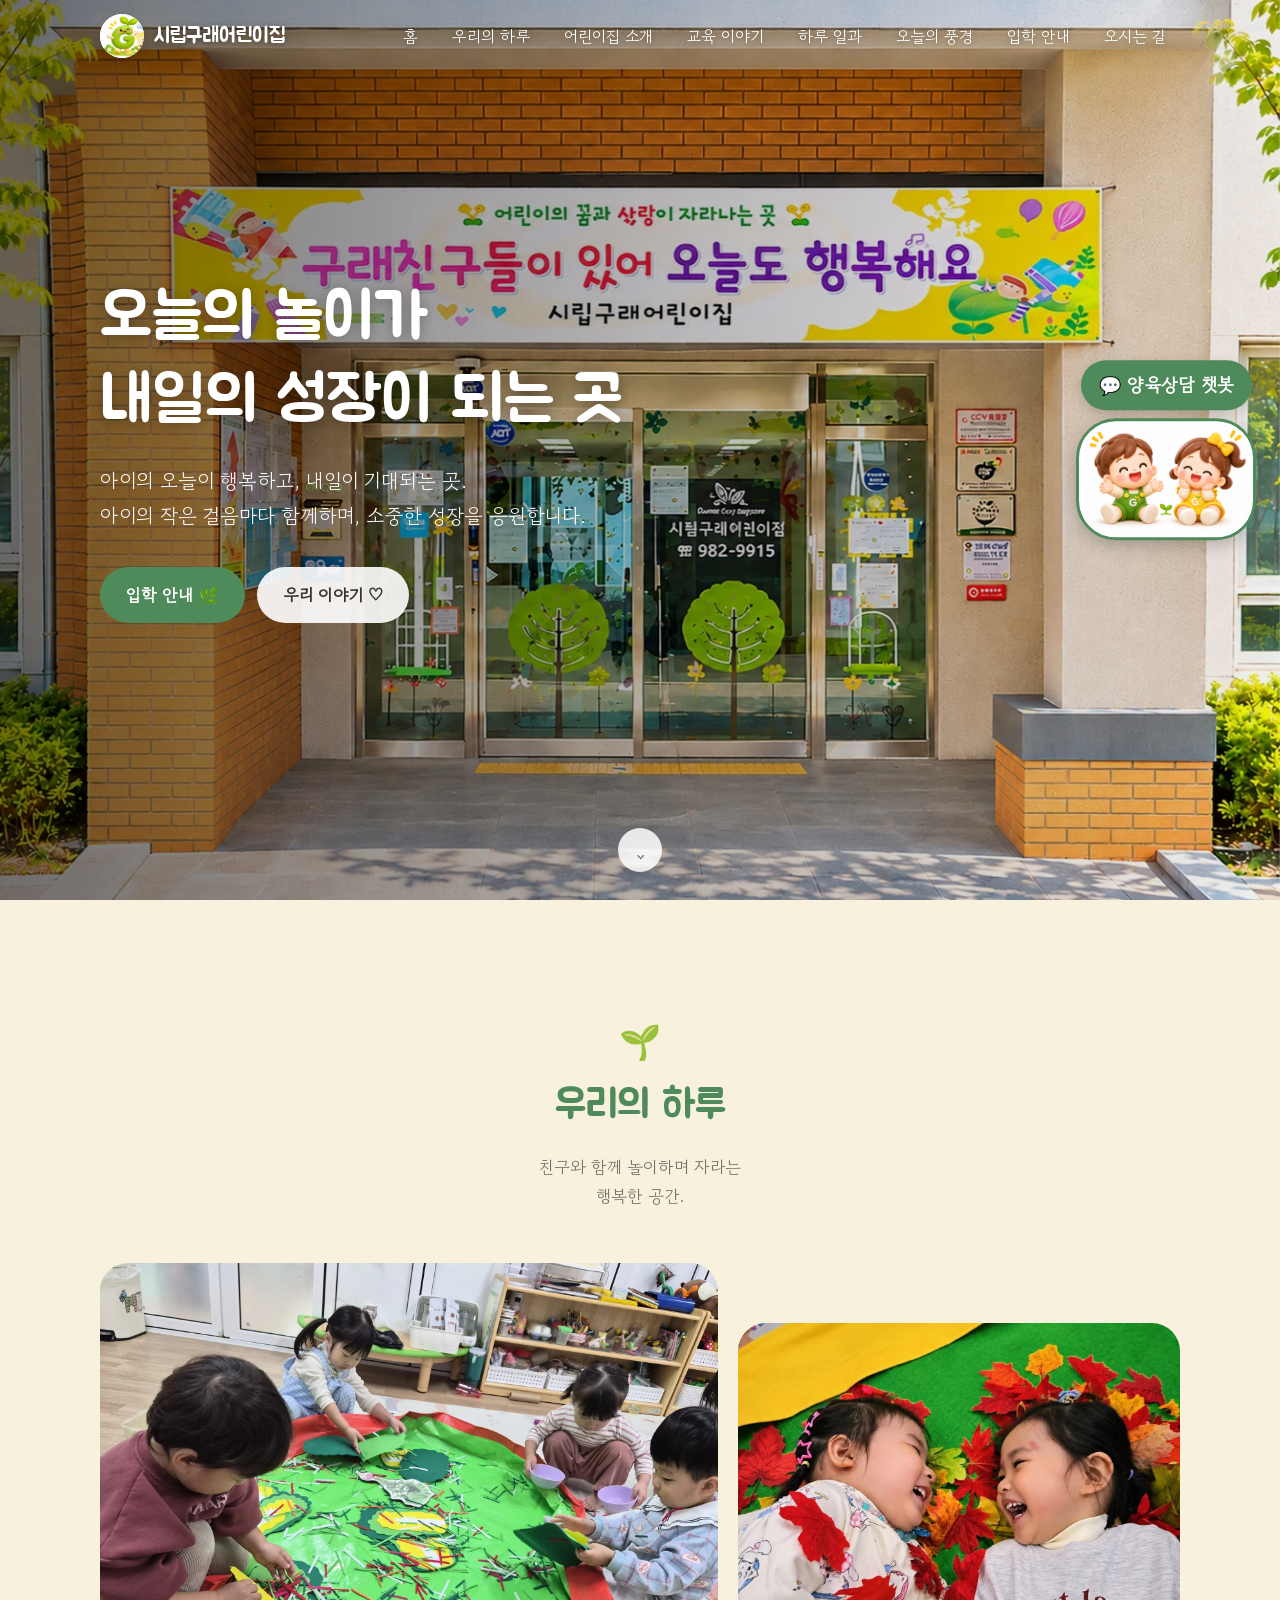
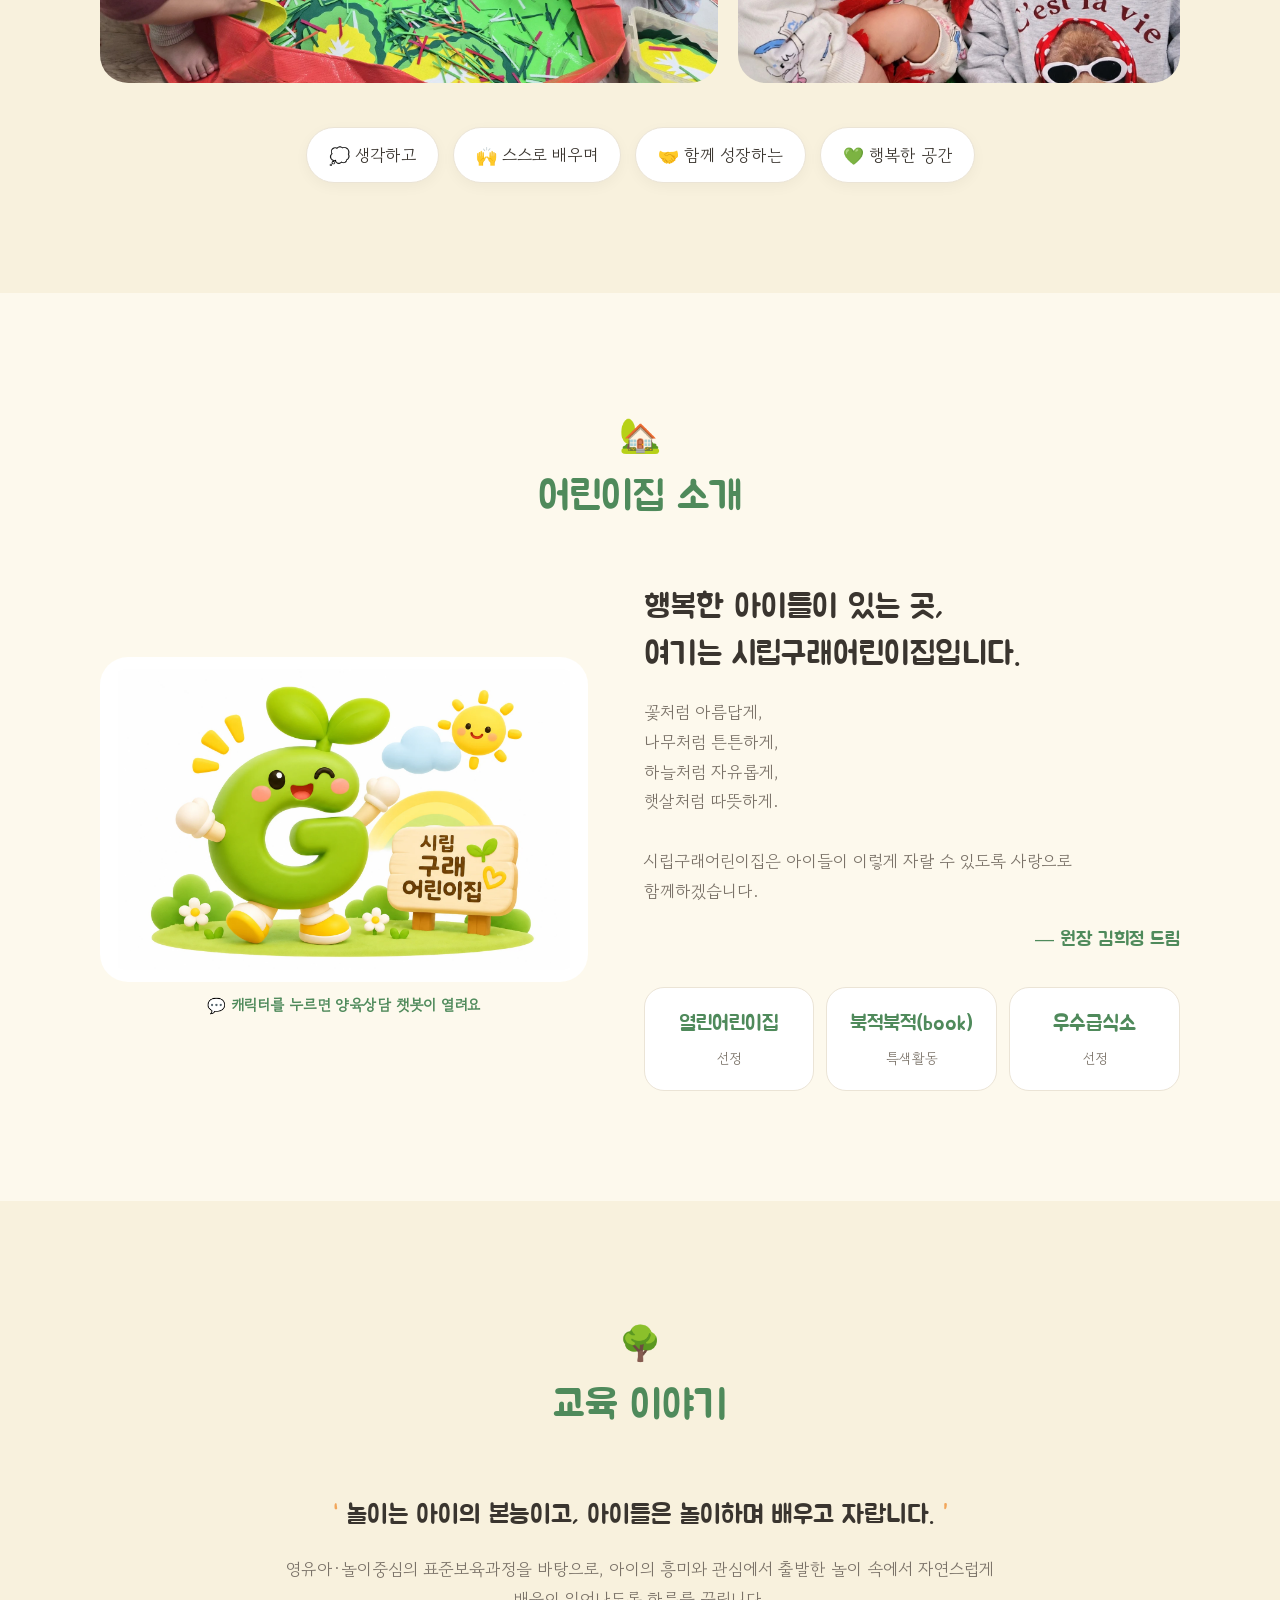
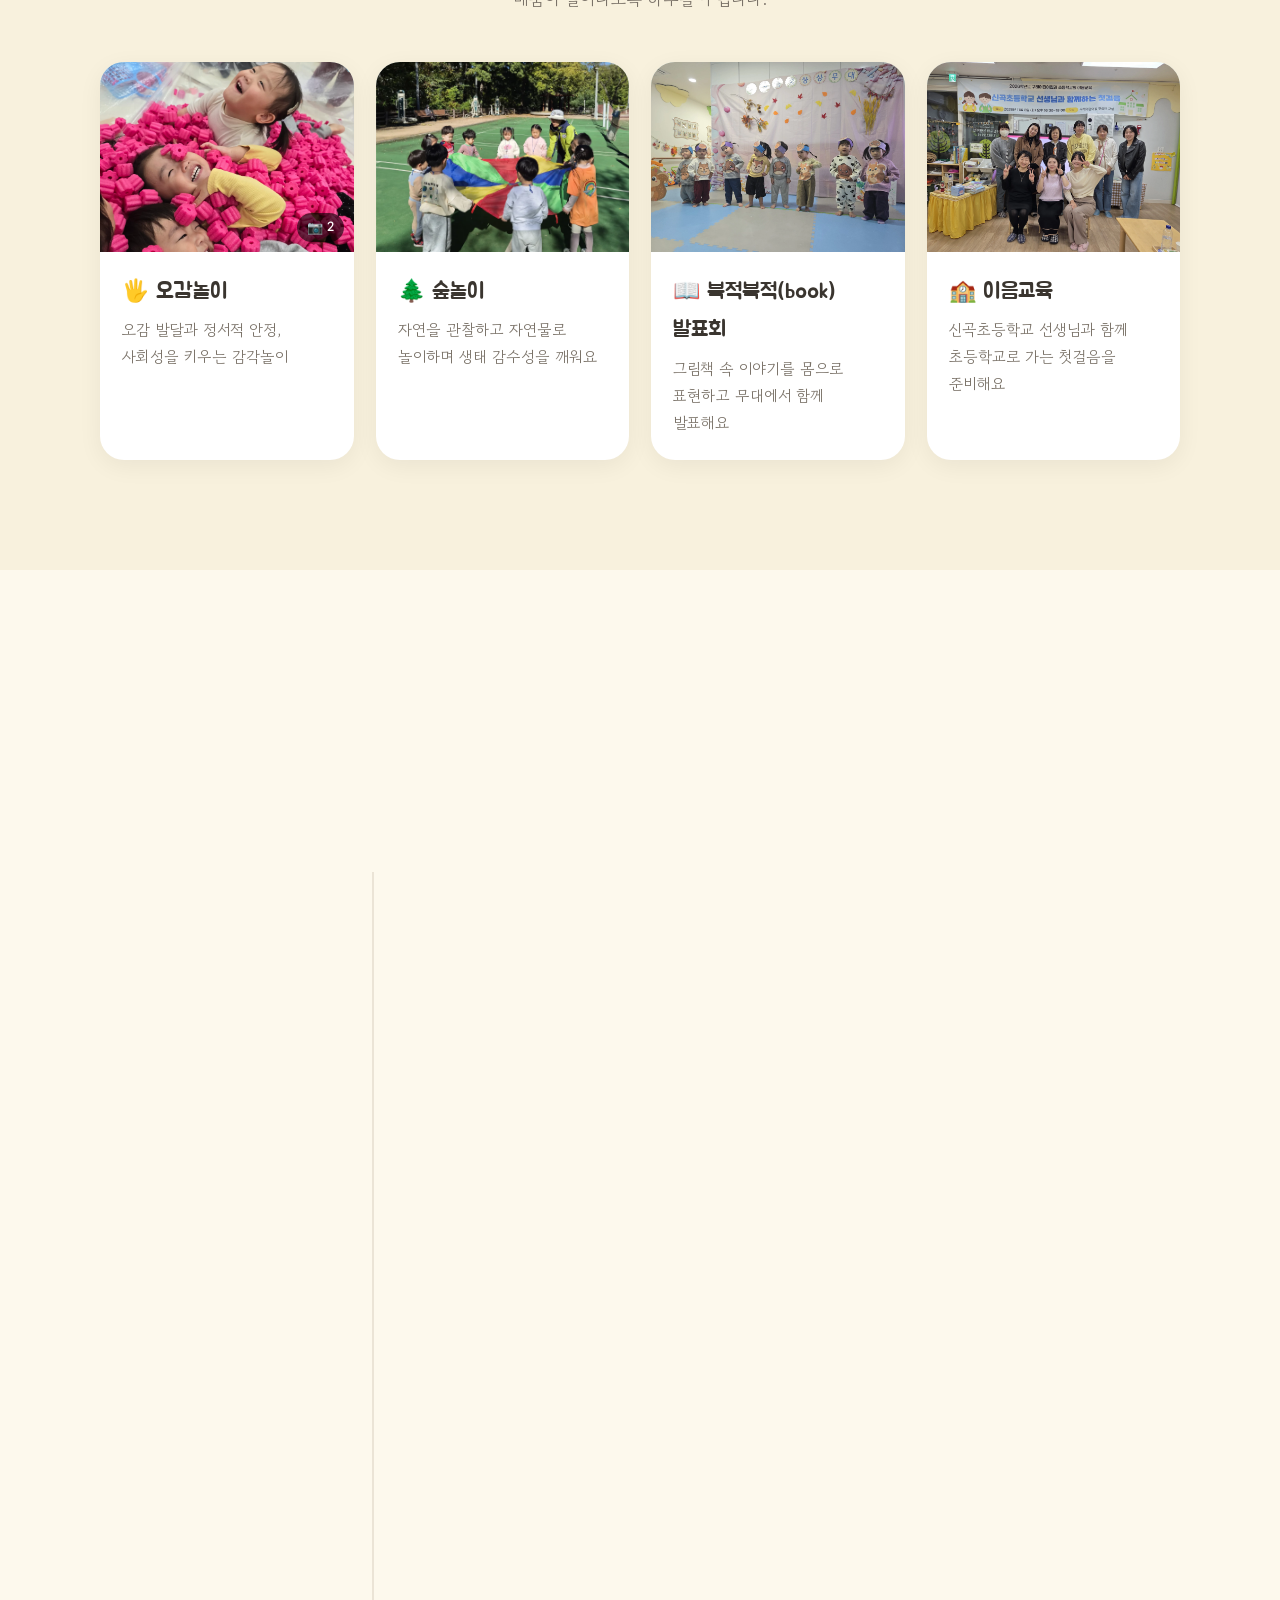
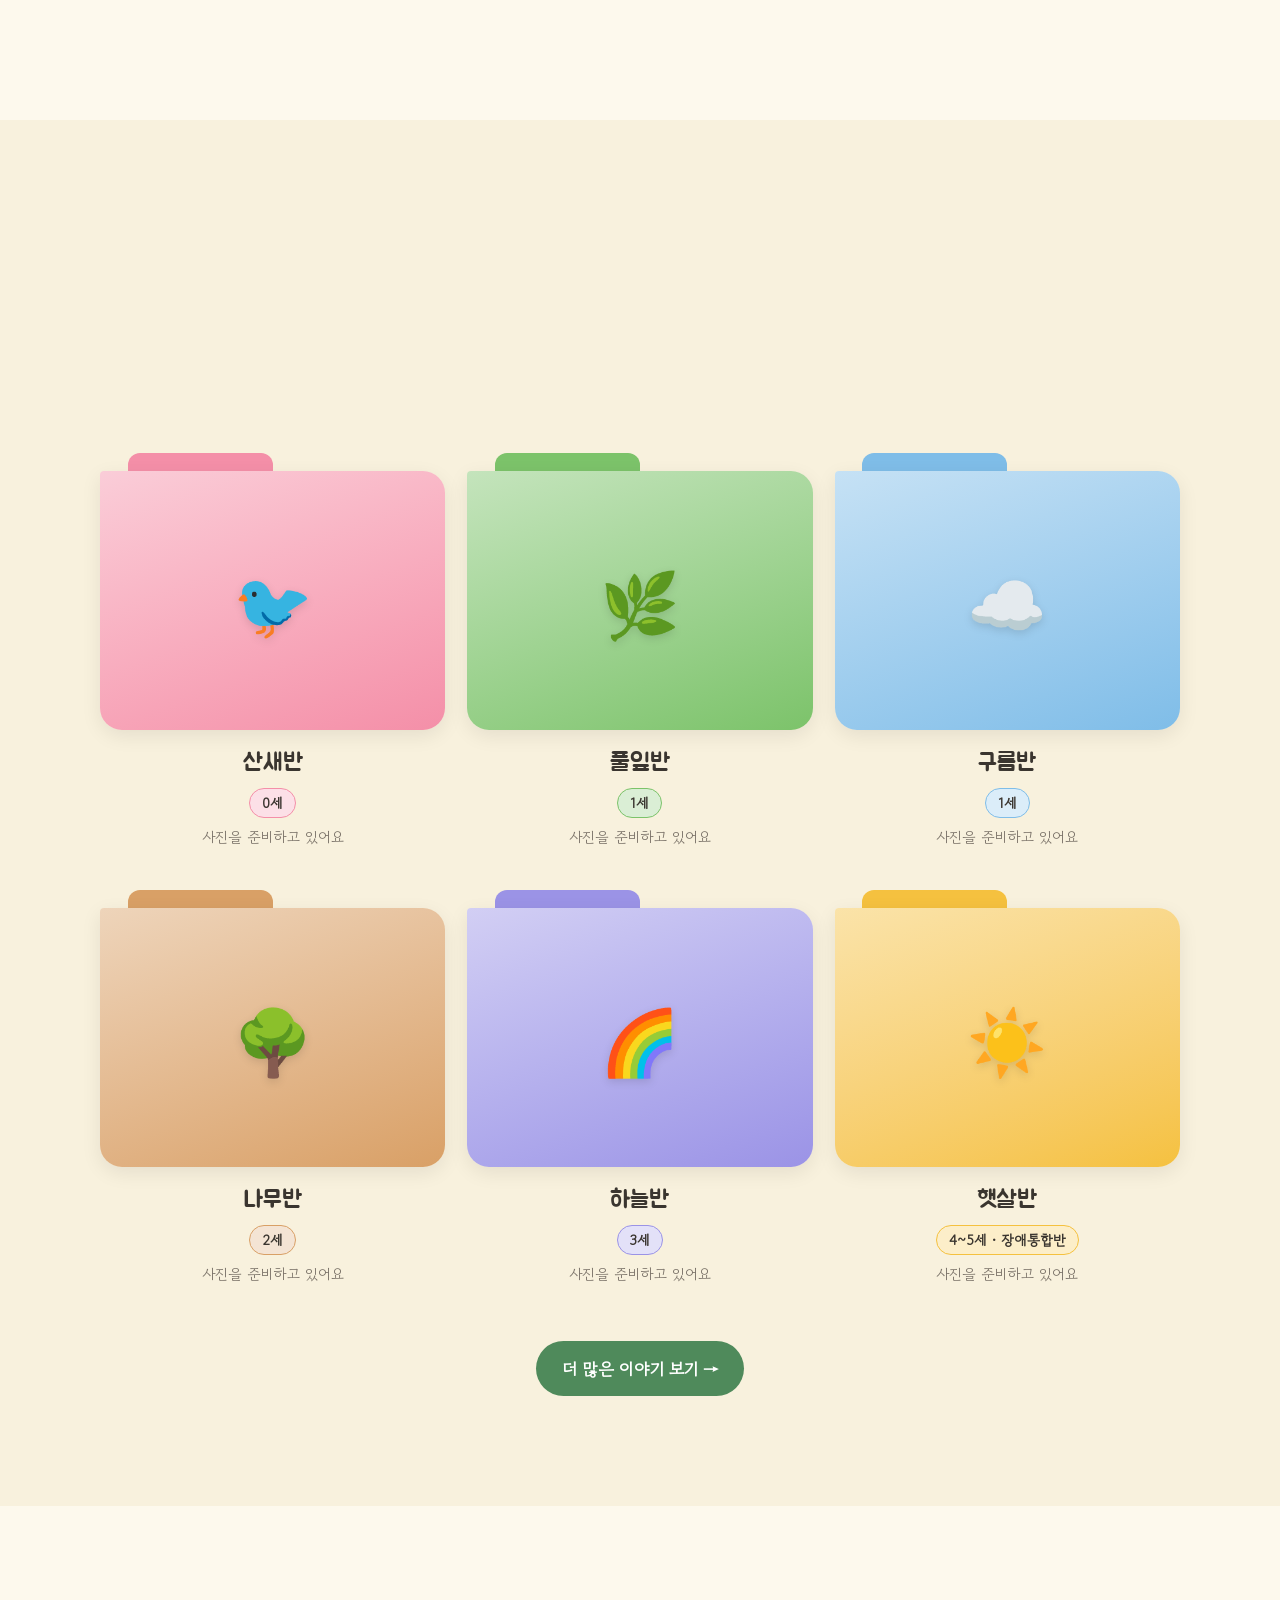
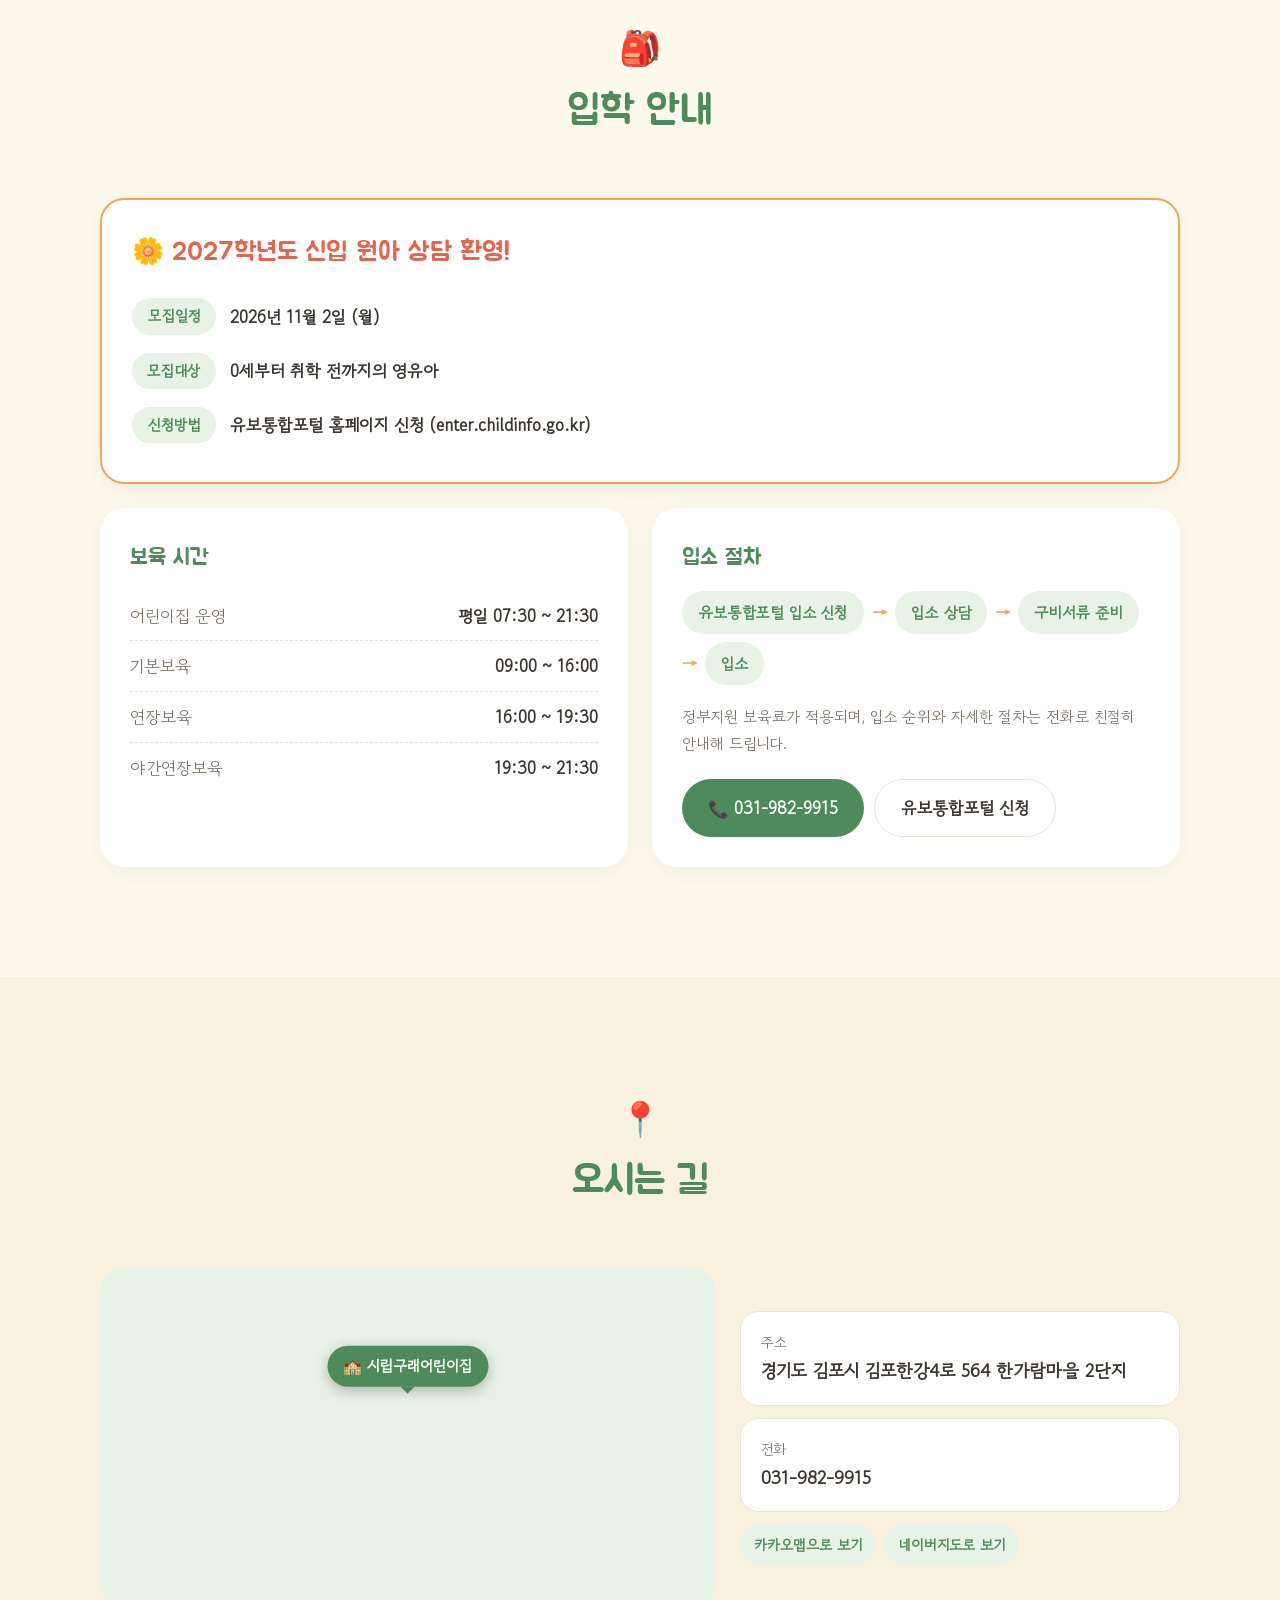
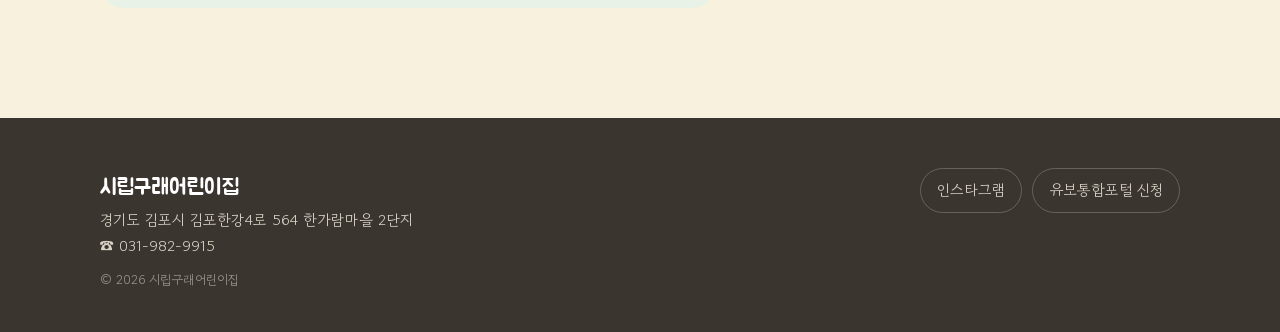
<file: index.html>
<!doctype html>
<html lang="ko">
<head>
  <meta charset="utf-8">
  <meta name="viewport" content="width=device-width, initial-scale=1">
  <!-- 카카오톡·문자로 주소를 보낼 때 나오는 미리보기 (이름·소개 글·사진) -->
  <title>시립구래어린이집</title>
  <meta name="description" content="오늘의 놀이가 내일의 성장이 되는 곳, 시립구래어린이집입니다.">
  <meta property="og:type" content="website">
  <meta property="og:site_name" content="시립구래어린이집">
  <meta property="og:url" content="https://gurae-daycare.vercel.app/">
  <meta property="og:title" content="시립구래어린이집">
  <meta property="og:description" content="오늘의 놀이가 내일의 성장이 되는 곳, 시립구래어린이집입니다.">
  <meta property="og:image" content="https://gurae-daycare.vercel.app/images/share.jpg">
  <meta property="og:image:width" content="1200">
  <meta property="og:image:height" content="630">
  <link rel="icon" href="images/character.webp">
  <link rel="preconnect" href="https://fonts.googleapis.com">
  <link rel="preconnect" href="https://fonts.gstatic.com" crossorigin>
  <link href="https://fonts.googleapis.com/css2?family=Gowun+Dodum&family=Jua&display=swap" rel="stylesheet">
  <link rel="stylesheet" href="style.css">
</head>
<body>
  <!--
    ✏️ 글자·사진은 이 파일이 아니라 content.js 에서 바꿉니다.
    🎨 색깔은 style.css 맨 위에서 바꿉니다.
  -->
  <header id="header">
    <div class="wrap">
      <a class="brand" href="#top">
        <span class="brand-logo" id="brandLogo">🌱</span>
        <span class="brand-name"><small id="brandSub"></small><b id="brandName"></b></span>
      </a>
      <button class="menu-btn" id="menuBtn" aria-label="메뉴 열기">☰</button>
      <nav id="nav"><ul id="navList"></ul></nav>
    </div>
  </header>

  <main id="main"></main>

  <footer>
    <div class="wrap">
      <div>
        <b id="footName"></b>
        <div id="footInfo"></div>
        <div class="copy" id="footCopy"></div>
      </div>
      <div class="f-links" id="footLinks"></div>
    </div>
  </footer>

  <div class="lightbox" id="lightbox">
    <button class="lb-nav lb-prev" type="button" aria-label="이전 사진">‹</button>
    <img alt=""><p></p>
    <button class="lb-nav lb-next" type="button" aria-label="다음 사진">›</button>
  </div>

  <script src="content.js"></script>
  <script src="app.js"></script>
</body>
</html>
</file>
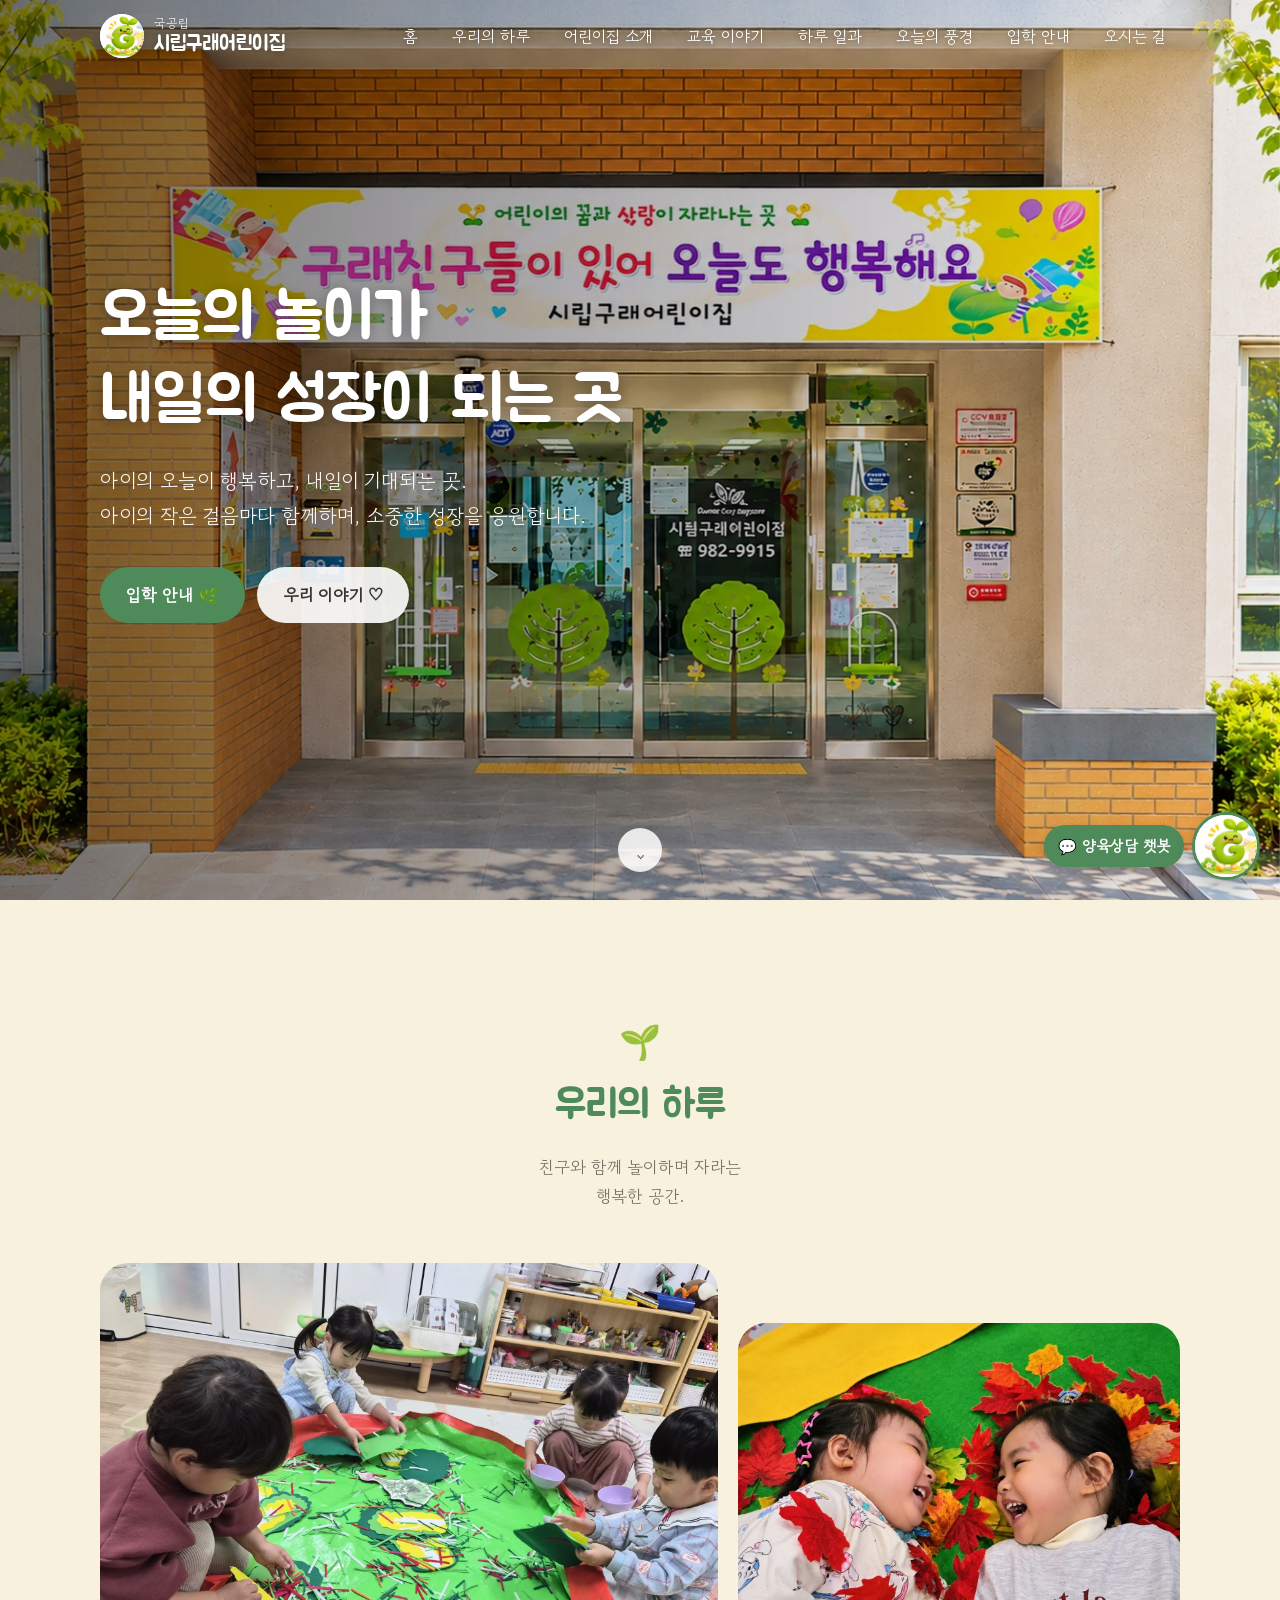
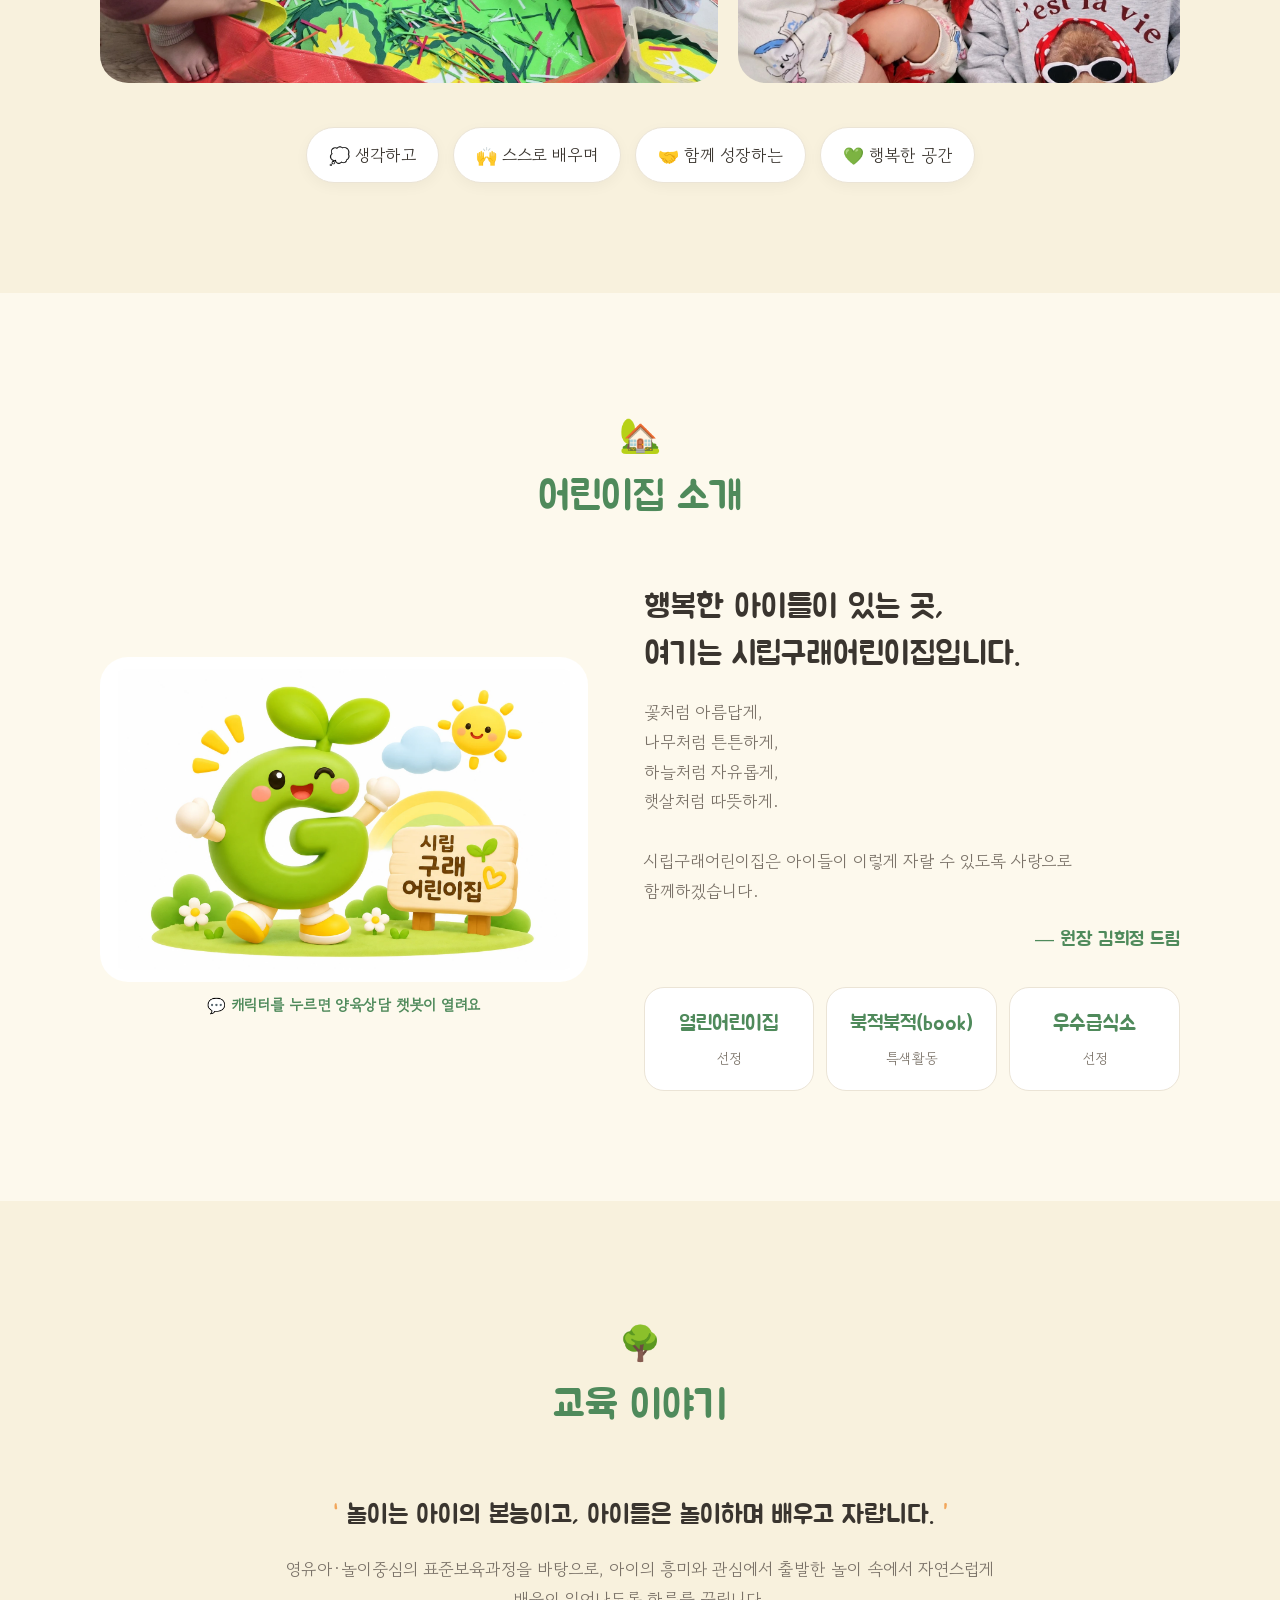
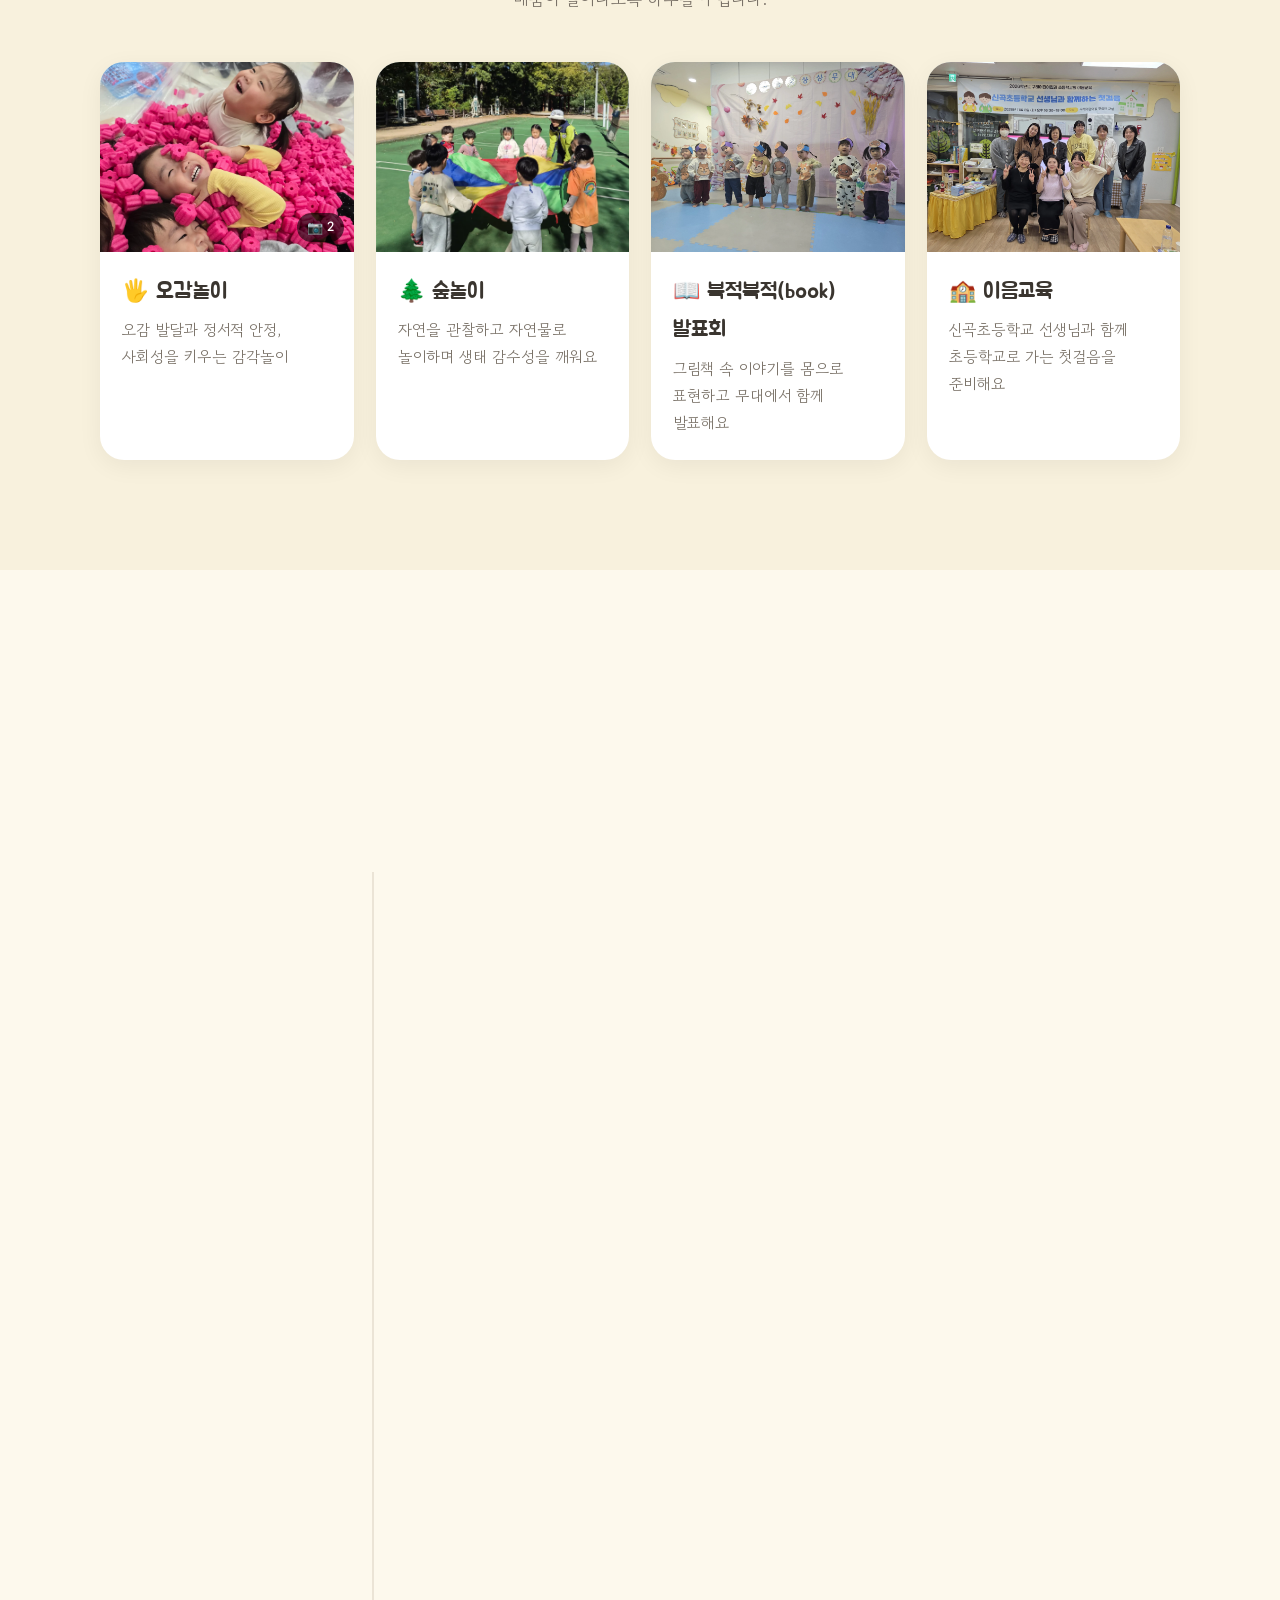
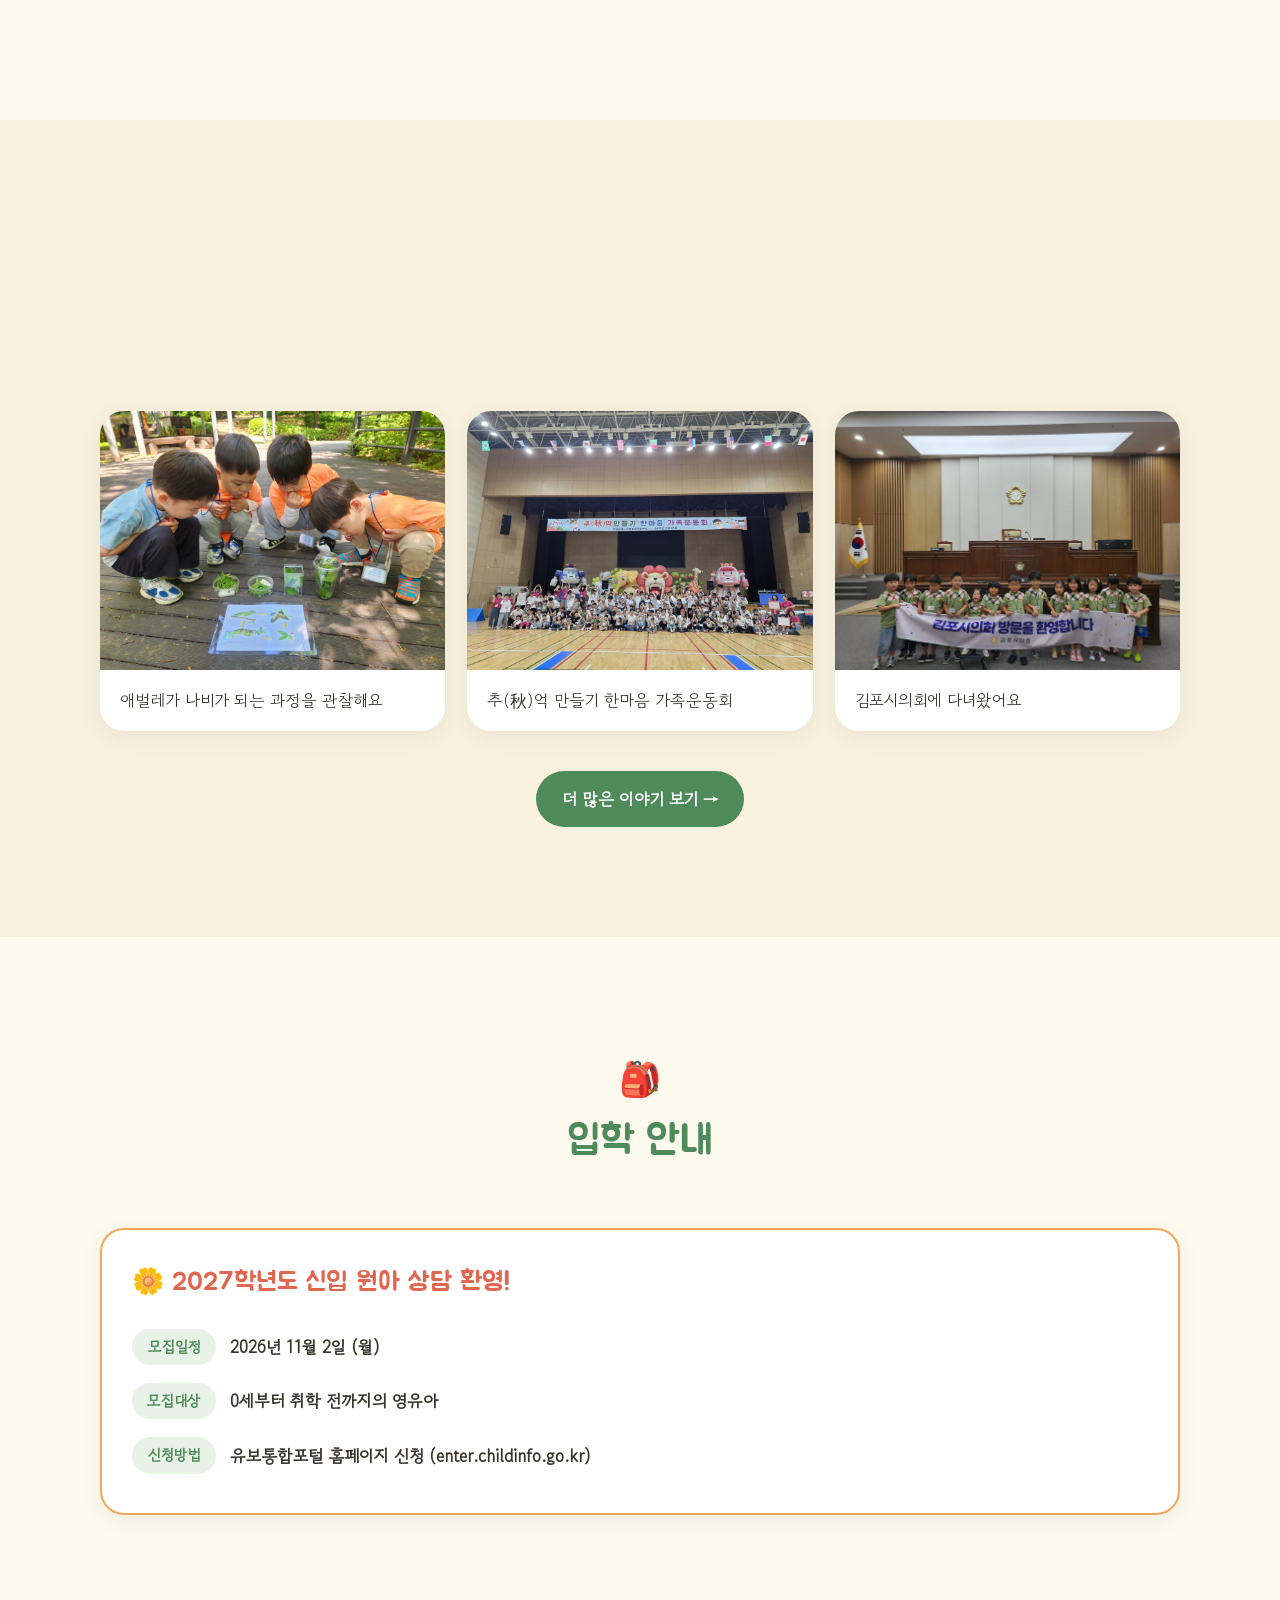
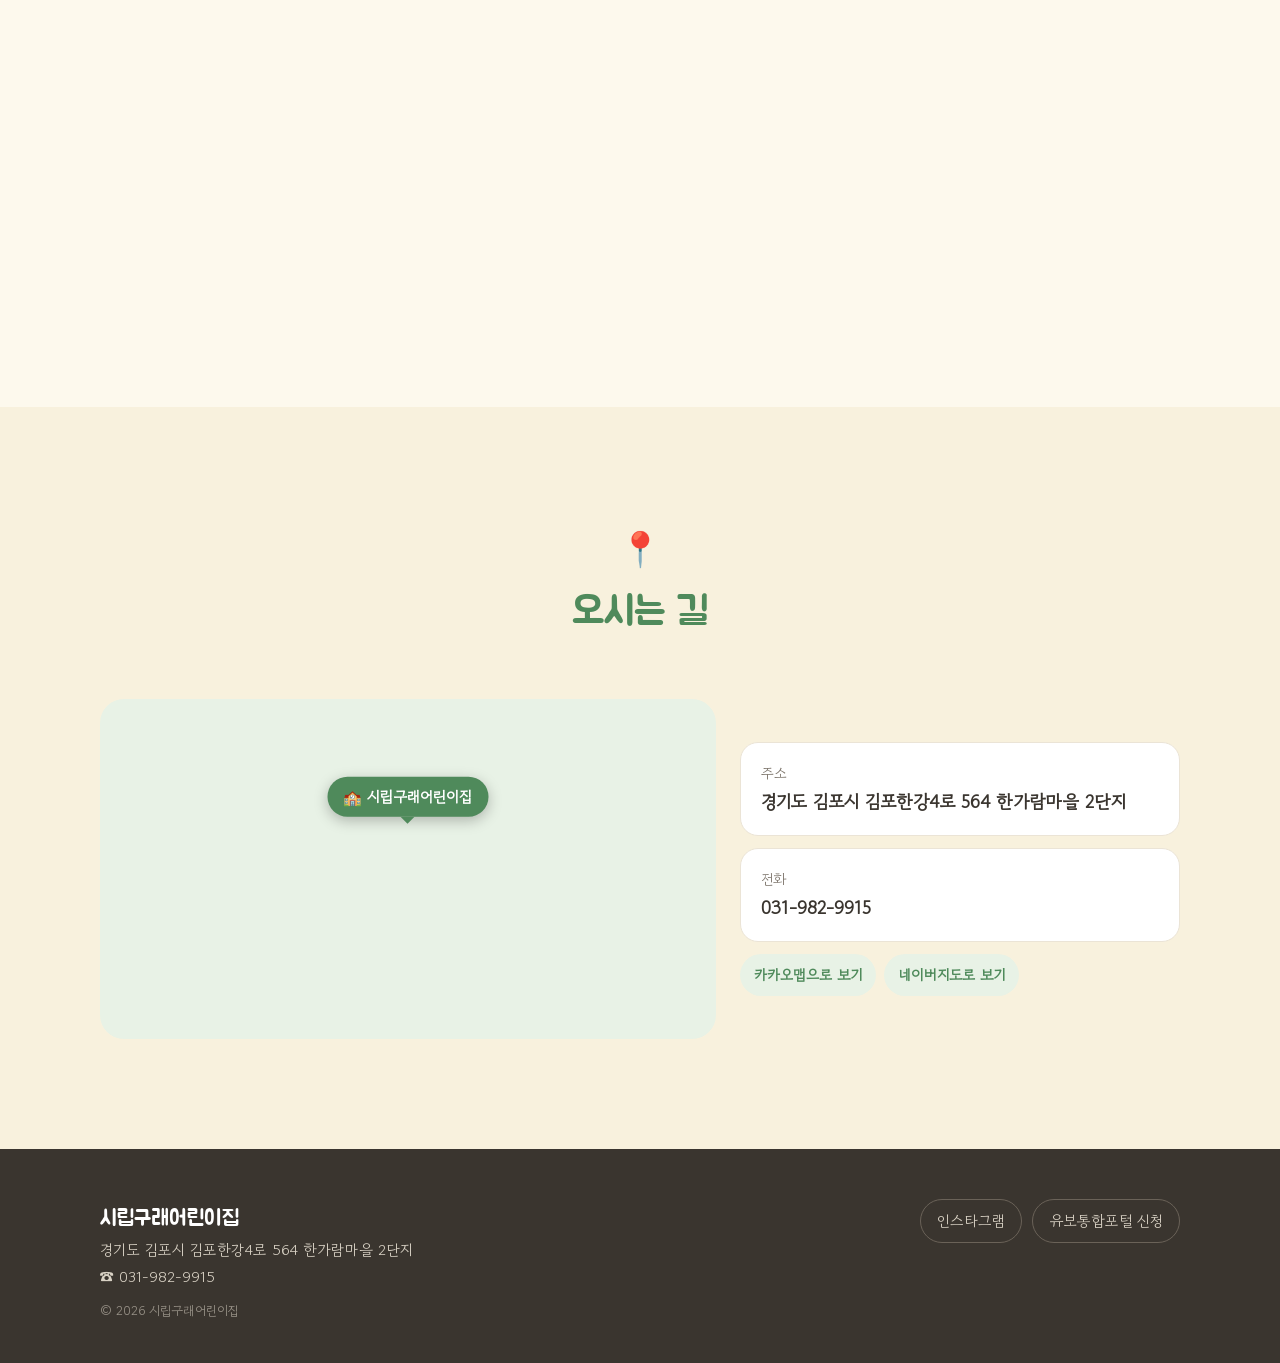
<file: daycare-homepage-kit-main/index.html>
<!doctype html>
<html lang="ko">
<head>
  <meta charset="utf-8">
  <meta name="viewport" content="width=device-width, initial-scale=1">
  <title>우리 어린이집</title>
  <meta name="description" content="">
  <meta property="og:title" content="">
  <meta property="og:description" content="">
  <meta property="og:image" content="images/hero.jpg">
  <link rel="preconnect" href="https://fonts.googleapis.com">
  <link rel="preconnect" href="https://fonts.gstatic.com" crossorigin>
  <link href="https://fonts.googleapis.com/css2?family=Gowun+Dodum&family=Jua&display=swap" rel="stylesheet">
  <link rel="stylesheet" href="style.css">
</head>
<body>
  <!--
    ✏️ 글자·사진은 이 파일이 아니라 content.js 에서 바꿉니다.
    🎨 색깔은 style.css 맨 위에서 바꿉니다.
  -->
  <header id="header">
    <div class="wrap">
      <a class="brand" href="#top">
        <span class="brand-logo" id="brandLogo">🌱</span>
        <span class="brand-name"><small id="brandSub"></small><b id="brandName"></b></span>
      </a>
      <button class="menu-btn" id="menuBtn" aria-label="메뉴 열기">☰</button>
      <nav id="nav"><ul id="navList"></ul></nav>
    </div>
  </header>

  <main id="main"></main>

  <footer>
    <div class="wrap">
      <div>
        <b id="footName"></b>
        <div id="footInfo"></div>
        <div class="copy" id="footCopy"></div>
      </div>
      <div class="f-links" id="footLinks"></div>
    </div>
  </footer>

  <div class="lightbox" id="lightbox">
    <button class="lb-nav lb-prev" type="button" aria-label="이전 사진">‹</button>
    <img alt=""><p></p>
    <button class="lb-nav lb-next" type="button" aria-label="다음 사진">›</button>
  </div>

  <script src="content.js"></script>
  <script src="app.js"></script>
</body>
</html>
</file>
<file: style.css>
/* =====================================================================
   🎨 색깔 바꾸기 — 아래 # 뒤의 색 번호만 바꾸면 홈페이지 전체 색이 바뀝니다.
      색 번호 고르기: 인터넷에서 "color picker" 검색
   ===================================================================== */
:root {
  --main: #4f8a5b;        /* 대표 색 (단추, 제목 아이콘) — 초록 */
  --main-soft: #e8f2e6;   /* 대표 색의 연한 바탕 */
  --point: #f2a65a;       /* 포인트 색 (시간표 점, 강조) — 주황 */
  --bg: #fdf9ed;          /* 홈페이지 바탕 — 연한 노란 크림색 */
  --bg-alt: #f8f1dd;      /* 번갈아 나오는 칸의 바탕 (바탕색보다 살짝 진하게) */
  --text: #3a352f;        /* 글자 색 */
  --text-soft: #7a7268;   /* 흐린 글자 색 */
  --card: #ffffff;
  --line: #ebe4d6;
}

/* ---------- 아래는 고치지 않아도 됩니다 ---------- */
* { box-sizing: border-box; margin: 0; padding: 0; }
html { scroll-behavior: smooth; }
body {
  font-family: "Gowun Dodum", "Apple SD Gothic Neo", "Malgun Gothic", sans-serif;
  background: var(--bg); color: var(--text);
  line-height: 1.75; word-break: keep-all; font-size: 17px;
}
img { display: block; max-width: 100%; }
a { color: inherit; text-decoration: none; }
.wrap { max-width: 1120px; margin: 0 auto; padding: 0 20px; }
.ttl { font-family: "Jua", sans-serif; font-weight: 400; }

/* 머리 (메뉴) */
header {
  position: fixed; inset: 0 0 auto 0; z-index: 50;
  transition: background .3s, box-shadow .3s;
}
header.solid { background: rgba(255,253,248,.95); box-shadow: 0 2px 16px rgba(0,0,0,.06); backdrop-filter: blur(6px); }
header .wrap { display: flex; align-items: center; justify-content: space-between; height: 72px; }
.brand { display: flex; align-items: center; gap: 10px; }
.brand-logo { width: 44px; height: 44px; border-radius: 50%; background: #fff; display: grid; place-items: center; font-size: 24px; overflow: hidden; box-shadow: 0 2px 8px rgba(0,0,0,.12); }
.brand-logo img { width: 100%; height: 100%; object-fit: cover; }
/* 어린이집 캐릭터: 동그란 로고에는 G 캐릭터 부분만, 소개 사진에는 그림 전체가 보이게 */
.brand-logo img[src*="character"] { object-position: 8% 50%; }
.about-photo img[src*="character"] { height: auto; aspect-ratio: 3 / 2; object-fit: contain; background: #fff; padding: 12px; border-radius: 28px; }
.about-photo:has(img[src*="character"])::before { display: none; }  /* 캐릭터 그림에는 점선 테두리 없음 */

/* 양육상담 챗봇: 소개 칸 캐릭터 그림 */
.chat-photo { display: block; transition: transform .2s; }
.chat-photo:hover { transform: translateY(-4px); }
.chat-hint { display: block; text-align: center; margin-top: 10px; font-size: 15px; font-weight: 700; color: var(--main); }
/* 양육상담 챗봇: 오른쪽 아래 떠 있는 캐릭터 단추 */
/* 화면 오른쪽 가운데에 크게 (말풍선은 캐릭터 위) */
.chat-fab { position: fixed; right: 24px; top: 50%; transform: translateY(-50%); z-index: 60; display: flex; flex-direction: column; align-items: center; gap: 8px; }
/* 구래 친구들 그림(가로로 긴 그림)이 다 보이도록 둥근 네모 */
.chat-char { width: 180px; height: 122px; border-radius: 40px; background: #fff; overflow: hidden; box-shadow: 0 6px 18px rgba(0,0,0,.22); border: 3px solid var(--main); animation: chatBounce 2.4s ease-in-out infinite; }
.chat-char img { width: 100%; height: 100%; object-fit: contain; padding: 2px 4px; }
.chat-fab.fallback .chat-char { width: 68px; height: 68px; border-radius: 50%; }
.chat-fab.fallback .chat-char img { object-fit: cover; object-position: 8% 50%; padding: 0; }
/* 마우스를 따라다니는 분홍 하트 */
.heart { position: fixed; z-index: 200; pointer-events: none; color: #ff7eb6; line-height: 1; transform: translate(-50%, -50%); text-shadow: 0 1px 2px rgba(255,126,182,.4); animation: heartFloat .9s ease-out forwards; }
@keyframes heartFloat {
  from { opacity: 1; transform: translate(-50%, -50%) scale(1); }
  to { opacity: 0; transform: translate(calc(-50% + var(--dx)), calc(-50% - 36px)) scale(.6); }
}
.chat-bubble { background: var(--main); color: #fff; font-weight: 700; font-size: 18px; padding: 9px 18px; border-radius: 99px; box-shadow: 0 4px 12px rgba(0,0,0,.18); white-space: nowrap; }
.chat-fab:hover .chat-char { animation: none; transform: scale(1.08); }
@keyframes chatBounce { 0%, 100% { transform: translateY(0); } 50% { transform: translateY(-6px); } }
@media (max-width: 600px) {
  /* 휴대폰: 오른쪽 가운데에 작고 단정하게 (컴퓨터와 같은 자리) */
  .chat-fab { right: 10px; gap: 4px; }
  .chat-char { width: 88px; height: 60px; border-radius: 22px; border-width: 2px; }
  .chat-fab.fallback .chat-char { width: 56px; height: 56px; }
  .chat-bubble { font-size: 12px; padding: 4px 10px; }
  /* 입학 안내 카드: 휴대폰에서 여백 줄이고, 이름표를 글 위로 */
  .e-card { padding: 22px 18px; }
  .e-recruit h4 { font-size: 22px; }
  .recruit div { flex-direction: column; align-items: flex-start; gap: 6px; padding: 10px 0; border-bottom: 1px dashed var(--line); }
  .recruit div:last-child { border-bottom: 0; }
  .r-tag { min-width: 0; }
}
@media (prefers-reduced-motion: reduce) { .chat-char { animation: none; } }
.brand-name { line-height: 1.2; color: #fff; text-shadow: 0 1px 6px rgba(0,0,0,.35); transition: color .3s; }
.brand-name small { display: block; font-size: 12px; opacity: .9; }
.brand-name small:empty { display: none; }
.brand-name b { font-family: "Jua", sans-serif; font-weight: 400; font-size: 21px; }
header.solid .brand-name { color: var(--main); text-shadow: none; }
nav ul { display: flex; gap: 6px; list-style: none; }
nav a { display: block; padding: 8px 14px; border-radius: 99px; color: #fff; font-size: 16px; text-shadow: 0 1px 6px rgba(0,0,0,.35); transition: background .2s, color .2s; }
nav a:hover { background: rgba(255,255,255,.2); }
header.solid nav a { color: var(--text); text-shadow: none; }
header.solid nav a:hover { background: var(--main-soft); color: var(--main); }
.menu-btn { display: none; background: none; border: 0; font-size: 28px; color: #fff; cursor: pointer; width: 44px; height: 44px; }
header.solid .menu-btn { color: var(--text); }

/* 맨 위 큰 사진 */
.hero { position: relative; height: 100vh; min-height: 560px; max-height: 960px; overflow: hidden; display: flex; align-items: center; }
.hero-bg { position: absolute; inset: 0; background-size: cover; background-position: center; transform: scale(1.06); animation: heroZoom 14s ease-out forwards; }
@keyframes heroZoom { to { transform: scale(1); } }
.hero::after { content: ""; position: absolute; inset: 0; background: linear-gradient(90deg, rgba(0,0,0,.55) 0%, rgba(0,0,0,.25) 55%, rgba(0,0,0,.05) 100%); }
.hero .wrap { position: relative; z-index: 2; width: 100%; color: #fff; }
.hero h1 { font-family: "Jua", sans-serif; font-weight: 400; font-size: clamp(36px, 6vw, 64px); line-height: 1.3; white-space: pre-line; text-shadow: 0 2px 14px rgba(0,0,0,.3); }
.hero p { margin-top: 20px; font-size: clamp(16px, 2vw, 20px); white-space: pre-line; opacity: .95; }
.hero-btns { margin-top: 34px; display: flex; gap: 12px; flex-wrap: wrap; }
.btn { display: inline-flex; align-items: center; gap: 6px; padding: 13px 26px; border-radius: 99px; font-size: 17px; font-weight: 700; transition: transform .2s, box-shadow .2s; }
.btn:hover { transform: translateY(-2px); box-shadow: 0 8px 20px rgba(0,0,0,.18); }
.btn-main { background: var(--main); color: #fff; }
.btn-ghost { background: rgba(255,255,255,.9); color: var(--text); }
.scroll-hint { position: absolute; bottom: 28px; left: 50%; transform: translateX(-50%); z-index: 2; width: 44px; height: 44px; border-radius: 50%; background: rgba(255,255,255,.85); display: grid; place-items: center; font-size: 20px; animation: bob 2s infinite; }
@keyframes bob { 50% { transform: translate(-50%, 8px); } }

/* 공통 칸 */
section.block { padding: 110px 0; }
section.block:nth-of-type(even) { background: var(--bg-alt); }
.sec-head { text-align: center; margin-bottom: 52px; }
.sec-head .icon { font-size: 34px; }
.sec-head h2 { font-family: "Jua", sans-serif; font-weight: 400; font-size: clamp(30px, 4vw, 40px); color: var(--main); }
.sec-head p { margin-top: 12px; color: var(--text-soft); white-space: pre-line; }

/* 나타나기 효과 */
.reveal { opacity: 0; transform: translateY(30px); transition: opacity .8s ease, transform .8s ease; }
.reveal.on { opacity: 1; transform: none; }

/* 우리의 하루 */
.day-photos { display: grid; grid-template-columns: 1.4fr 1fr; gap: 20px; }
.day-photos img { width: 100%; height: 420px; object-fit: cover; border-radius: 28px; }
.day-photos img:nth-child(2) { margin-top: 60px; height: 360px; }
.day-photos img[src*="day-leaves"] { object-position: center 30%; }  /* 두 아이 얼굴이 보이게 */
.badges { display: flex; justify-content: center; gap: 14px; flex-wrap: wrap; margin-top: 44px; }
.badge { background: var(--card); border: 1px solid var(--line); padding: 12px 22px; border-radius: 99px; font-size: 17px; box-shadow: 0 4px 14px rgba(0,0,0,.04); }

/* 소개 */
.about { display: grid; grid-template-columns: 1fr 1.1fr; gap: 56px; align-items: center; }
.about-photo { position: relative; }
.about-photo img { width: 100%; height: 520px; object-fit: cover; border-radius: 200px 200px 28px 28px; }
.about-photo::before { content: ""; position: absolute; inset: 22px -22px -22px 22px; border: 2px dashed var(--point); border-radius: 200px 200px 28px 28px; z-index: -1; }
.about h3 { font-family: "Jua", sans-serif; font-weight: 400; font-size: clamp(24px, 3vw, 32px); line-height: 1.45; white-space: pre-line; color: var(--text); }
.about .greet { margin-top: 20px; color: var(--text-soft); white-space: pre-line; }
.about .sign { margin-top: 18px; text-align: right; font-family: "Jua", sans-serif; font-size: 19px; color: var(--main); }
.highlights { display: grid; grid-template-columns: repeat(auto-fit, minmax(150px, 1fr)); gap: 12px; margin-top: 30px; }
.hl { background: var(--card); border: 1px solid var(--line); border-radius: 20px; padding: 18px 14px; text-align: center; }
.hl b { display: block; font-family: "Jua", sans-serif; font-weight: 400; font-size: 21px; color: var(--main); }
.hl span { font-size: 14px; color: var(--text-soft); }

/* 교육 이야기 */
.quote { text-align: center; font-family: "Jua", sans-serif; font-size: clamp(20px, 2.6vw, 26px); color: var(--text); max-width: 760px; margin: 0 auto; }
.quote::before, .quote::after { color: var(--point); }
.quote::before { content: "“ "; } .quote::after { content: " ”"; }
.edu-text { text-align: center; color: var(--text-soft); max-width: 720px; margin: 16px auto 48px; }
.programs { display: grid; grid-template-columns: repeat(auto-fit, minmax(240px, 1fr)); gap: 22px; }
.prog { background: var(--card); border-radius: 24px; overflow: hidden; box-shadow: 0 6px 24px rgba(0,0,0,.06); transition: transform .25s; }
.prog:hover { transform: translateY(-6px); }
/* 사진 칸은 모두 같은 4:3 비율. 세로 사진도 칸 안에서 잘라 보여서 아래 글씨를 가리지 않음 */
.prog-img { position: relative; aspect-ratio: 4 / 3; overflow: hidden; background: var(--main-soft); display: grid; place-items: center; font-size: 64px; }
.prog-img img { position: absolute; inset: 0; width: 100%; height: 100%; object-fit: cover; object-position: center; }
.prog-img img[src*="edu-forest"] { object-position: center 75%; }  /* 숲놀이: 아이들이 사진 아래쪽에 있음 */
.prog-body { padding: 20px 22px 24px; }
.prog-body h4 { font-family: "Jua", sans-serif; font-weight: 400; font-size: 22px; }
.prog-body p { margin-top: 6px; font-size: 15.5px; color: var(--text-soft); }

/* 하루 일과 */
.routine { max-width: 720px; margin: 0 auto; position: relative; }
.routine::before { content: ""; position: absolute; left: 92px; top: 10px; bottom: 10px; width: 2px; background: var(--line); }
.r-item { display: grid; grid-template-columns: 76px 32px 1fr; align-items: start; gap: 0; padding: 12px 0; }
.r-time { font-family: "Jua", sans-serif; font-size: 20px; color: var(--main); text-align: right; padding-right: 4px; }
.r-dot { width: 16px; height: 16px; border-radius: 50%; background: var(--point); border: 4px solid var(--bg); box-shadow: 0 0 0 2px var(--point); margin: 7px auto 0; position: relative; z-index: 1; }
section.block:nth-of-type(even) .r-dot { border-color: var(--bg-alt); }
.r-body { background: var(--card); border: 1px solid var(--line); border-radius: 18px; padding: 12px 18px; margin-left: 8px; }
.r-body b { font-size: 17.5px; }
.r-body p { font-size: 15px; color: var(--text-soft); }

/* 오늘의 풍경 */
.stories { display: grid; grid-template-columns: repeat(auto-fit, minmax(260px, 1fr)); gap: 22px; }
/* 오늘의 풍경: 반별 폴더 (컴퓨터 3칸, 휴대폰 2칸) */
.class-folders { display: grid; grid-template-columns: repeat(3, 1fr); gap: 26px 22px; }
.folder { position: relative; display: flex; flex-direction: column; align-items: center; padding: 0 0 14px; border: 0; background: none; font: inherit; color: inherit; cursor: pointer; transition: transform .25s; }
.folder:hover { transform: translateY(-6px); }
/* 반마다 색: 폴더에 --c 로 반 색이 들어옴 */
.folder-tab { align-self: flex-start; width: 42%; height: 18px; margin-left: 8%; background: var(--c); border-radius: 12px 12px 0 0; }
.folder-body { width: 100%; aspect-ratio: 4 / 3; border-radius: 4px 22px 22px 22px; overflow: hidden; background: var(--c); background: linear-gradient(160deg, color-mix(in srgb, var(--c) 45%, #fff), var(--c)); display: grid; place-items: center; box-shadow: 0 6px 20px rgba(0,0,0,.08); }
.folder-age { margin-top: 4px; padding: 2px 12px; border-radius: 99px; font-size: 14px; font-weight: 700; color: var(--text); background: #fff; background: color-mix(in srgb, var(--c) 28%, #fff); border: 1.5px solid var(--c); }
.folder-body img { width: 100%; height: 100%; object-fit: cover; }
.folder-icon { font-size: 64px; filter: drop-shadow(0 3px 4px rgba(0,0,0,.12)); }
.folder-name { margin-top: 12px; font-family: "Jua", sans-serif; font-size: 24px; }
.folder-count { margin-top: 6px; font-size: 14.5px; color: var(--text-soft); }
.folder.shake .folder-body { animation: folderShake .4s; }
@keyframes folderShake { 25% { transform: translateX(-6px); } 50% { transform: translateX(6px); } 75% { transform: translateX(-3px); } }
@media (max-width: 600px) {
  .class-folders { grid-template-columns: repeat(2, 1fr); gap: 20px 14px; }
  .folder-icon { font-size: 48px; }
  .folder-name { font-size: 20px; margin-top: 8px; }
  .folder-count { font-size: 13px; }
  .folder-age { font-size: 12.5px; padding: 2px 10px; }
}
.story { background: var(--card); border-radius: 24px; overflow: hidden; box-shadow: 0 6px 24px rgba(0,0,0,.06); cursor: zoom-in; }
.story img { width: 100%; aspect-ratio: 4/3; object-fit: cover; transition: transform .5s; }
.story:hover img { transform: scale(1.05); }
.story p { padding: 16px 20px; font-size: 16.5px; }
.more { text-align: center; margin-top: 40px; }
.lightbox { position: fixed; inset: 0; z-index: 100; background: rgba(0,0,0,.85); display: none; align-items: center; justify-content: center; flex-direction: column; padding: 20px; cursor: zoom-out; }
.lightbox.open { display: flex; }
.lightbox img { max-height: 80vh; max-width: min(1000px, 100%); border-radius: 12px; }
.lb-nav { display: none; position: absolute; top: 50%; transform: translateY(-50%); width: 52px; height: 52px; border-radius: 50%; border: 0; background: rgba(255,255,255,.9); color: #333; font-size: 34px; line-height: 1; cursor: pointer; place-items: center; padding-bottom: 4px; box-shadow: 0 2px 10px rgba(0,0,0,.3); }
.lightbox.multi .lb-nav { display: grid; }
.lb-prev { left: 16px; }
.lb-next { right: 16px; }
@media (max-width: 600px) { .lb-nav { width: 42px; height: 42px; font-size: 28px; } .lb-prev { left: 6px; } .lb-next { right: 6px; } }
/* 교육 이야기 카드: 사진을 누를 수 있다는 표시 */
.prog-img.zoomable { cursor: zoom-in; }
.prog-count { position: absolute; right: 10px; bottom: 10px; z-index: 1; background: rgba(0,0,0,.6); color: #fff; font-size: 13px; font-weight: 700; padding: 3px 10px; border-radius: 99px; }
.lightbox p { color: #fff; margin-top: 14px; font-size: 18px; }

/* 입학 안내 */
.enroll { display: grid; grid-template-columns: 1fr 1fr; gap: 24px; }
.e-card { background: var(--card); border-radius: 24px; padding: 30px; box-shadow: 0 6px 24px rgba(0,0,0,.05); }
.e-card h4 { font-family: "Jua", sans-serif; font-weight: 400; font-size: 22px; color: var(--main); margin-bottom: 14px; }
/* 신입 원아 모집 카드 (두 칸 너비) */
.e-recruit { grid-column: 1 / -1; border: 2px solid var(--point); }
.e-recruit h4 { color: #e0664f; font-size: 26px; }
.recruit div { display: flex; align-items: center; gap: 14px; padding: 9px 0; }
.r-tag { flex: none; min-width: 84px; text-align: center; background: var(--main-soft); color: var(--main); padding: 5px 14px; border-radius: 99px; font-weight: 700; font-size: 15px; }
.recruit b { word-break: keep-all; overflow-wrap: anywhere; }
.hours div { display: flex; justify-content: space-between; padding: 10px 0; border-bottom: 1px dashed var(--line); }
.hours div:last-child { border: 0; }
.hours span { color: var(--text-soft); }
.steps { display: flex; flex-wrap: wrap; align-items: center; gap: 8px; }
.step { background: var(--main-soft); color: var(--main); padding: 8px 16px; border-radius: 99px; font-weight: 700; font-size: 15.5px; }
.arrow { color: var(--point); font-weight: 700; }
.e-note { margin-top: 18px; color: var(--text-soft); font-size: 15.5px; }
.call { margin-top: 22px; display: flex; gap: 10px; flex-wrap: wrap; }

/* 오시는 길 */
.loc { display: grid; grid-template-columns: 1.4fr 1fr; gap: 24px; align-items: stretch; }
.map { border-radius: 24px; overflow: hidden; min-height: 340px; background: var(--main-soft); }
.map iframe { width: 100%; height: 100%; min-height: 340px; border: 0; display: block; }
/* 지도 가운데 핀 위에 어린이집 이름표 */
.map { position: relative; }
.map-label { position: absolute; left: 50%; top: 50%; transform: translate(-50%, calc(-100% - 52px)); background: var(--main); color: #fff; padding: 7px 16px; border-radius: 99px; font-weight: 700; font-size: 15px; white-space: nowrap; box-shadow: 0 4px 14px rgba(0,0,0,.25); pointer-events: none; }
.map-label::after { content: ""; position: absolute; left: 50%; bottom: -7px; transform: translateX(-50%); border: 7px solid transparent; border-bottom: 0; border-top-color: var(--main); }
.loc-info { display: flex; flex-direction: column; gap: 12px; justify-content: center; }
.loc-row { background: var(--card); border-radius: 18px; padding: 18px 20px; border: 1px solid var(--line); }
.loc-row small { color: var(--text-soft); display: block; }
.loc-row b { font-size: 18px; }
.map-links { display: flex; gap: 8px; flex-wrap: wrap; }
.map-links a { font-size: 14.5px; padding: 8px 14px; border-radius: 99px; background: var(--main-soft); color: var(--main); font-weight: 700; }

/* 맨 아래 */
footer { background: #3a352f; color: #d9d2c5; padding: 50px 0 40px; font-size: 15px; }
footer .wrap { display: flex; justify-content: space-between; gap: 20px; flex-wrap: wrap; }
footer b { font-family: "Jua", sans-serif; font-weight: 400; font-size: 22px; color: #fff; }
.f-links { display: flex; gap: 10px; flex-wrap: wrap; align-items: flex-start; }
.f-links a { padding: 8px 16px; border: 1px solid #6a6258; border-radius: 99px; }
.f-links a:hover { background: #4a443d; }
.copy { margin-top: 10px; opacity: .6; font-size: 13px; }

/* 휴대폰 화면 */
@media (max-width: 860px) {
  body { font-size: 16px; }
  .menu-btn { display: block; }
  nav { position: fixed; top: 72px; left: 0; right: 0; background: var(--bg); box-shadow: 0 10px 20px rgba(0,0,0,.08); display: none; }
  nav.open { display: block; }
  nav ul { flex-direction: column; padding: 10px 16px 18px; gap: 2px; }
  nav a, header.solid nav a { color: var(--text); text-shadow: none; padding: 12px 14px; }
  section.block { padding: 76px 0; }
  .day-photos { grid-template-columns: 1fr 1fr; gap: 12px; }
  .day-photos img { height: 220px; border-radius: 20px; }
  .day-photos img:nth-child(2) { margin-top: 30px; height: 190px; }
  .about, .enroll, .loc { grid-template-columns: 1fr; gap: 36px; }
  .about-photo img { height: 360px; }
  .about-photo::before { inset: 14px -10px -14px 10px; }
  .routine::before { left: 74px; }
  .r-item { grid-template-columns: 58px 32px 1fr; }
  .r-time { font-size: 17px; }
  .e-card { padding: 24px 20px; }
}
</file>
<file: daycare-homepage-kit-main/style.css>
/* =====================================================================
   🎨 색깔 바꾸기 — 아래 # 뒤의 색 번호만 바꾸면 홈페이지 전체 색이 바뀝니다.
      색 번호 고르기: 인터넷에서 "color picker" 검색
   ===================================================================== */
:root {
  --main: #4f8a5b;        /* 대표 색 (단추, 제목 아이콘) — 초록 */
  --main-soft: #e8f2e6;   /* 대표 색의 연한 바탕 */
  --point: #f2a65a;       /* 포인트 색 (시간표 점, 강조) — 주황 */
  --bg: #fdf9ed;          /* 홈페이지 바탕 — 연한 노란 크림색 */
  --bg-alt: #f8f1dd;      /* 번갈아 나오는 칸의 바탕 (바탕색보다 살짝 진하게) */
  --text: #3a352f;        /* 글자 색 */
  --text-soft: #7a7268;   /* 흐린 글자 색 */
  --card: #ffffff;
  --line: #ebe4d6;
}

/* ---------- 아래는 고치지 않아도 됩니다 ---------- */
* { box-sizing: border-box; margin: 0; padding: 0; }
html { scroll-behavior: smooth; }
body {
  font-family: "Gowun Dodum", "Apple SD Gothic Neo", "Malgun Gothic", sans-serif;
  background: var(--bg); color: var(--text);
  line-height: 1.75; word-break: keep-all; font-size: 17px;
}
img { display: block; max-width: 100%; }
a { color: inherit; text-decoration: none; }
.wrap { max-width: 1120px; margin: 0 auto; padding: 0 20px; }
.ttl { font-family: "Jua", sans-serif; font-weight: 400; }

/* 머리 (메뉴) */
header {
  position: fixed; inset: 0 0 auto 0; z-index: 50;
  transition: background .3s, box-shadow .3s;
}
header.solid { background: rgba(255,253,248,.95); box-shadow: 0 2px 16px rgba(0,0,0,.06); backdrop-filter: blur(6px); }
header .wrap { display: flex; align-items: center; justify-content: space-between; height: 72px; }
.brand { display: flex; align-items: center; gap: 10px; }
.brand-logo { width: 44px; height: 44px; border-radius: 50%; background: #fff; display: grid; place-items: center; font-size: 24px; overflow: hidden; box-shadow: 0 2px 8px rgba(0,0,0,.12); }
.brand-logo img { width: 100%; height: 100%; object-fit: cover; }
/* 어린이집 캐릭터: 동그란 로고에는 G 캐릭터 부분만, 소개 사진에는 그림 전체가 보이게 */
.brand-logo img[src*="character"] { object-position: 8% 50%; }
.about-photo img[src*="character"] { height: auto; aspect-ratio: 3 / 2; object-fit: contain; background: #fff; padding: 12px; border-radius: 28px; }
.about-photo:has(img[src*="character"])::before { display: none; }  /* 캐릭터 그림에는 점선 테두리 없음 */

/* 양육상담 챗봇: 소개 칸 캐릭터 그림 */
.chat-photo { display: block; transition: transform .2s; }
.chat-photo:hover { transform: translateY(-4px); }
.chat-hint { display: block; text-align: center; margin-top: 10px; font-size: 15px; font-weight: 700; color: var(--main); }
/* 양육상담 챗봇: 오른쪽 아래 떠 있는 캐릭터 단추 */
.chat-fab { position: fixed; right: 20px; bottom: 20px; z-index: 60; display: flex; align-items: center; gap: 8px; }
.chat-char { width: 68px; height: 68px; border-radius: 50%; background: #fff; overflow: hidden; box-shadow: 0 6px 18px rgba(0,0,0,.22); border: 3px solid var(--main); animation: chatBounce 2.4s ease-in-out infinite; }
.chat-char img { width: 100%; height: 100%; object-fit: cover; object-position: 8% 50%; }
.chat-bubble { background: var(--main); color: #fff; font-weight: 700; font-size: 15px; padding: 8px 14px; border-radius: 99px; box-shadow: 0 4px 12px rgba(0,0,0,.18); white-space: nowrap; }
.chat-fab:hover .chat-char { animation: none; transform: scale(1.08); }
@keyframes chatBounce { 0%, 100% { transform: translateY(0); } 50% { transform: translateY(-6px); } }
@media (max-width: 600px) {
  .chat-fab { right: 12px; bottom: 12px; }
  .chat-char { width: 56px; height: 56px; }
  .chat-bubble { font-size: 13px; padding: 6px 11px; }
}
@media (prefers-reduced-motion: reduce) { .chat-char { animation: none; } }
.brand-name { line-height: 1.2; color: #fff; text-shadow: 0 1px 6px rgba(0,0,0,.35); transition: color .3s; }
.brand-name small { display: block; font-size: 12px; opacity: .9; }
.brand-name b { font-family: "Jua", sans-serif; font-weight: 400; font-size: 21px; }
header.solid .brand-name { color: var(--main); text-shadow: none; }
nav ul { display: flex; gap: 6px; list-style: none; }
nav a { display: block; padding: 8px 14px; border-radius: 99px; color: #fff; font-size: 16px; text-shadow: 0 1px 6px rgba(0,0,0,.35); transition: background .2s, color .2s; }
nav a:hover { background: rgba(255,255,255,.2); }
header.solid nav a { color: var(--text); text-shadow: none; }
header.solid nav a:hover { background: var(--main-soft); color: var(--main); }
.menu-btn { display: none; background: none; border: 0; font-size: 28px; color: #fff; cursor: pointer; width: 44px; height: 44px; }
header.solid .menu-btn { color: var(--text); }

/* 맨 위 큰 사진 */
.hero { position: relative; height: 100vh; min-height: 560px; max-height: 960px; overflow: hidden; display: flex; align-items: center; }
.hero-bg { position: absolute; inset: 0; background-size: cover; background-position: center; transform: scale(1.06); animation: heroZoom 14s ease-out forwards; }
@keyframes heroZoom { to { transform: scale(1); } }
.hero::after { content: ""; position: absolute; inset: 0; background: linear-gradient(90deg, rgba(0,0,0,.55) 0%, rgba(0,0,0,.25) 55%, rgba(0,0,0,.05) 100%); }
.hero .wrap { position: relative; z-index: 2; width: 100%; color: #fff; }
.hero h1 { font-family: "Jua", sans-serif; font-weight: 400; font-size: clamp(36px, 6vw, 64px); line-height: 1.3; white-space: pre-line; text-shadow: 0 2px 14px rgba(0,0,0,.3); }
.hero p { margin-top: 20px; font-size: clamp(16px, 2vw, 20px); white-space: pre-line; opacity: .95; }
.hero-btns { margin-top: 34px; display: flex; gap: 12px; flex-wrap: wrap; }
.btn { display: inline-flex; align-items: center; gap: 6px; padding: 13px 26px; border-radius: 99px; font-size: 17px; font-weight: 700; transition: transform .2s, box-shadow .2s; }
.btn:hover { transform: translateY(-2px); box-shadow: 0 8px 20px rgba(0,0,0,.18); }
.btn-main { background: var(--main); color: #fff; }
.btn-ghost { background: rgba(255,255,255,.9); color: var(--text); }
.scroll-hint { position: absolute; bottom: 28px; left: 50%; transform: translateX(-50%); z-index: 2; width: 44px; height: 44px; border-radius: 50%; background: rgba(255,255,255,.85); display: grid; place-items: center; font-size: 20px; animation: bob 2s infinite; }
@keyframes bob { 50% { transform: translate(-50%, 8px); } }

/* 공통 칸 */
section.block { padding: 110px 0; }
section.block:nth-of-type(even) { background: var(--bg-alt); }
.sec-head { text-align: center; margin-bottom: 52px; }
.sec-head .icon { font-size: 34px; }
.sec-head h2 { font-family: "Jua", sans-serif; font-weight: 400; font-size: clamp(30px, 4vw, 40px); color: var(--main); }
.sec-head p { margin-top: 12px; color: var(--text-soft); white-space: pre-line; }

/* 나타나기 효과 */
.reveal { opacity: 0; transform: translateY(30px); transition: opacity .8s ease, transform .8s ease; }
.reveal.on { opacity: 1; transform: none; }

/* 우리의 하루 */
.day-photos { display: grid; grid-template-columns: 1.4fr 1fr; gap: 20px; }
.day-photos img { width: 100%; height: 420px; object-fit: cover; border-radius: 28px; }
.day-photos img:nth-child(2) { margin-top: 60px; height: 360px; }
.day-photos img[src*="day-leaves"] { object-position: center 30%; }  /* 두 아이 얼굴이 보이게 */
.badges { display: flex; justify-content: center; gap: 14px; flex-wrap: wrap; margin-top: 44px; }
.badge { background: var(--card); border: 1px solid var(--line); padding: 12px 22px; border-radius: 99px; font-size: 17px; box-shadow: 0 4px 14px rgba(0,0,0,.04); }

/* 소개 */
.about { display: grid; grid-template-columns: 1fr 1.1fr; gap: 56px; align-items: center; }
.about-photo { position: relative; }
.about-photo img { width: 100%; height: 520px; object-fit: cover; border-radius: 200px 200px 28px 28px; }
.about-photo::before { content: ""; position: absolute; inset: 22px -22px -22px 22px; border: 2px dashed var(--point); border-radius: 200px 200px 28px 28px; z-index: -1; }
.about h3 { font-family: "Jua", sans-serif; font-weight: 400; font-size: clamp(24px, 3vw, 32px); line-height: 1.45; white-space: pre-line; color: var(--text); }
.about .greet { margin-top: 20px; color: var(--text-soft); white-space: pre-line; }
.about .sign { margin-top: 18px; text-align: right; font-family: "Jua", sans-serif; font-size: 19px; color: var(--main); }
.highlights { display: grid; grid-template-columns: repeat(auto-fit, minmax(150px, 1fr)); gap: 12px; margin-top: 30px; }
.hl { background: var(--card); border: 1px solid var(--line); border-radius: 20px; padding: 18px 14px; text-align: center; }
.hl b { display: block; font-family: "Jua", sans-serif; font-weight: 400; font-size: 21px; color: var(--main); }
.hl span { font-size: 14px; color: var(--text-soft); }

/* 교육 이야기 */
.quote { text-align: center; font-family: "Jua", sans-serif; font-size: clamp(20px, 2.6vw, 26px); color: var(--text); max-width: 760px; margin: 0 auto; }
.quote::before, .quote::after { color: var(--point); }
.quote::before { content: "“ "; } .quote::after { content: " ”"; }
.edu-text { text-align: center; color: var(--text-soft); max-width: 720px; margin: 16px auto 48px; }
.programs { display: grid; grid-template-columns: repeat(auto-fit, minmax(240px, 1fr)); gap: 22px; }
.prog { background: var(--card); border-radius: 24px; overflow: hidden; box-shadow: 0 6px 24px rgba(0,0,0,.06); transition: transform .25s; }
.prog:hover { transform: translateY(-6px); }
/* 사진 칸은 모두 같은 4:3 비율. 세로 사진도 칸 안에서 잘라 보여서 아래 글씨를 가리지 않음 */
.prog-img { position: relative; aspect-ratio: 4 / 3; overflow: hidden; background: var(--main-soft); display: grid; place-items: center; font-size: 64px; }
.prog-img img { position: absolute; inset: 0; width: 100%; height: 100%; object-fit: cover; object-position: center; }
.prog-img img[src*="edu-forest"] { object-position: center 75%; }  /* 숲놀이: 아이들이 사진 아래쪽에 있음 */
.prog-body { padding: 20px 22px 24px; }
.prog-body h4 { font-family: "Jua", sans-serif; font-weight: 400; font-size: 22px; }
.prog-body p { margin-top: 6px; font-size: 15.5px; color: var(--text-soft); }

/* 하루 일과 */
.routine { max-width: 720px; margin: 0 auto; position: relative; }
.routine::before { content: ""; position: absolute; left: 92px; top: 10px; bottom: 10px; width: 2px; background: var(--line); }
.r-item { display: grid; grid-template-columns: 76px 32px 1fr; align-items: start; gap: 0; padding: 12px 0; }
.r-time { font-family: "Jua", sans-serif; font-size: 20px; color: var(--main); text-align: right; padding-right: 4px; }
.r-dot { width: 16px; height: 16px; border-radius: 50%; background: var(--point); border: 4px solid var(--bg); box-shadow: 0 0 0 2px var(--point); margin: 7px auto 0; position: relative; z-index: 1; }
section.block:nth-of-type(even) .r-dot { border-color: var(--bg-alt); }
.r-body { background: var(--card); border: 1px solid var(--line); border-radius: 18px; padding: 12px 18px; margin-left: 8px; }
.r-body b { font-size: 17.5px; }
.r-body p { font-size: 15px; color: var(--text-soft); }

/* 오늘의 풍경 */
.stories { display: grid; grid-template-columns: repeat(auto-fit, minmax(260px, 1fr)); gap: 22px; }
.story { background: var(--card); border-radius: 24px; overflow: hidden; box-shadow: 0 6px 24px rgba(0,0,0,.06); cursor: zoom-in; }
.story img { width: 100%; aspect-ratio: 4/3; object-fit: cover; transition: transform .5s; }
.story:hover img { transform: scale(1.05); }
.story p { padding: 16px 20px; font-size: 16.5px; }
.more { text-align: center; margin-top: 40px; }
.lightbox { position: fixed; inset: 0; z-index: 100; background: rgba(0,0,0,.85); display: none; align-items: center; justify-content: center; flex-direction: column; padding: 20px; cursor: zoom-out; }
.lightbox.open { display: flex; }
.lightbox img { max-height: 80vh; max-width: min(1000px, 100%); border-radius: 12px; }
.lb-nav { display: none; position: absolute; top: 50%; transform: translateY(-50%); width: 52px; height: 52px; border-radius: 50%; border: 0; background: rgba(255,255,255,.9); color: #333; font-size: 34px; line-height: 1; cursor: pointer; place-items: center; padding-bottom: 4px; box-shadow: 0 2px 10px rgba(0,0,0,.3); }
.lightbox.multi .lb-nav { display: grid; }
.lb-prev { left: 16px; }
.lb-next { right: 16px; }
@media (max-width: 600px) { .lb-nav { width: 42px; height: 42px; font-size: 28px; } .lb-prev { left: 6px; } .lb-next { right: 6px; } }
/* 교육 이야기 카드: 사진을 누를 수 있다는 표시 */
.prog-img.zoomable { cursor: zoom-in; }
.prog-count { position: absolute; right: 10px; bottom: 10px; z-index: 1; background: rgba(0,0,0,.6); color: #fff; font-size: 13px; font-weight: 700; padding: 3px 10px; border-radius: 99px; }
.lightbox p { color: #fff; margin-top: 14px; font-size: 18px; }

/* 입학 안내 */
.enroll { display: grid; grid-template-columns: 1fr 1fr; gap: 24px; }
.e-card { background: var(--card); border-radius: 24px; padding: 30px; box-shadow: 0 6px 24px rgba(0,0,0,.05); }
.e-card h4 { font-family: "Jua", sans-serif; font-weight: 400; font-size: 22px; color: var(--main); margin-bottom: 14px; }
/* 신입 원아 모집 카드 (두 칸 너비) */
.e-recruit { grid-column: 1 / -1; border: 2px solid var(--point); }
.e-recruit h4 { color: #e0664f; font-size: 26px; }
.recruit div { display: flex; align-items: center; gap: 14px; padding: 9px 0; }
.r-tag { flex: none; min-width: 84px; text-align: center; background: var(--main-soft); color: var(--main); padding: 5px 14px; border-radius: 99px; font-weight: 700; font-size: 15px; }
.recruit b { word-break: break-all; }
.hours div { display: flex; justify-content: space-between; padding: 10px 0; border-bottom: 1px dashed var(--line); }
.hours div:last-child { border: 0; }
.hours span { color: var(--text-soft); }
.steps { display: flex; flex-wrap: wrap; align-items: center; gap: 8px; }
.step { background: var(--main-soft); color: var(--main); padding: 8px 16px; border-radius: 99px; font-weight: 700; font-size: 15.5px; }
.arrow { color: var(--point); font-weight: 700; }
.e-note { margin-top: 18px; color: var(--text-soft); font-size: 15.5px; }
.call { margin-top: 22px; display: flex; gap: 10px; flex-wrap: wrap; }

/* 오시는 길 */
.loc { display: grid; grid-template-columns: 1.4fr 1fr; gap: 24px; align-items: stretch; }
.map { border-radius: 24px; overflow: hidden; min-height: 340px; background: var(--main-soft); }
.map iframe { width: 100%; height: 100%; min-height: 340px; border: 0; display: block; }
/* 지도 가운데 핀 위에 어린이집 이름표 */
.map { position: relative; }
.map-label { position: absolute; left: 50%; top: 50%; transform: translate(-50%, calc(-100% - 52px)); background: var(--main); color: #fff; padding: 7px 16px; border-radius: 99px; font-weight: 700; font-size: 15px; white-space: nowrap; box-shadow: 0 4px 14px rgba(0,0,0,.25); pointer-events: none; }
.map-label::after { content: ""; position: absolute; left: 50%; bottom: -7px; transform: translateX(-50%); border: 7px solid transparent; border-bottom: 0; border-top-color: var(--main); }
.loc-info { display: flex; flex-direction: column; gap: 12px; justify-content: center; }
.loc-row { background: var(--card); border-radius: 18px; padding: 18px 20px; border: 1px solid var(--line); }
.loc-row small { color: var(--text-soft); display: block; }
.loc-row b { font-size: 18px; }
.map-links { display: flex; gap: 8px; flex-wrap: wrap; }
.map-links a { font-size: 14.5px; padding: 8px 14px; border-radius: 99px; background: var(--main-soft); color: var(--main); font-weight: 700; }

/* 맨 아래 */
footer { background: #3a352f; color: #d9d2c5; padding: 50px 0 40px; font-size: 15px; }
footer .wrap { display: flex; justify-content: space-between; gap: 20px; flex-wrap: wrap; }
footer b { font-family: "Jua", sans-serif; font-weight: 400; font-size: 22px; color: #fff; }
.f-links { display: flex; gap: 10px; flex-wrap: wrap; align-items: flex-start; }
.f-links a { padding: 8px 16px; border: 1px solid #6a6258; border-radius: 99px; }
.f-links a:hover { background: #4a443d; }
.copy { margin-top: 10px; opacity: .6; font-size: 13px; }

/* 휴대폰 화면 */
@media (max-width: 860px) {
  body { font-size: 16px; }
  .menu-btn { display: block; }
  nav { position: fixed; top: 72px; left: 0; right: 0; background: var(--bg); box-shadow: 0 10px 20px rgba(0,0,0,.08); display: none; }
  nav.open { display: block; }
  nav ul { flex-direction: column; padding: 10px 16px 18px; gap: 2px; }
  nav a, header.solid nav a { color: var(--text); text-shadow: none; padding: 12px 14px; }
  section.block { padding: 76px 0; }
  .day-photos { grid-template-columns: 1fr 1fr; gap: 12px; }
  .day-photos img { height: 220px; border-radius: 20px; }
  .day-photos img:nth-child(2) { margin-top: 30px; height: 190px; }
  .about, .enroll, .loc { grid-template-columns: 1fr; gap: 36px; }
  .about-photo img { height: 360px; }
  .about-photo::before { inset: 14px -10px -14px 10px; }
  .routine::before { left: 74px; }
  .r-item { grid-template-columns: 58px 32px 1fr; }
  .r-time { font-size: 17px; }
  .e-card { padding: 24px 20px; }
}
</file>
